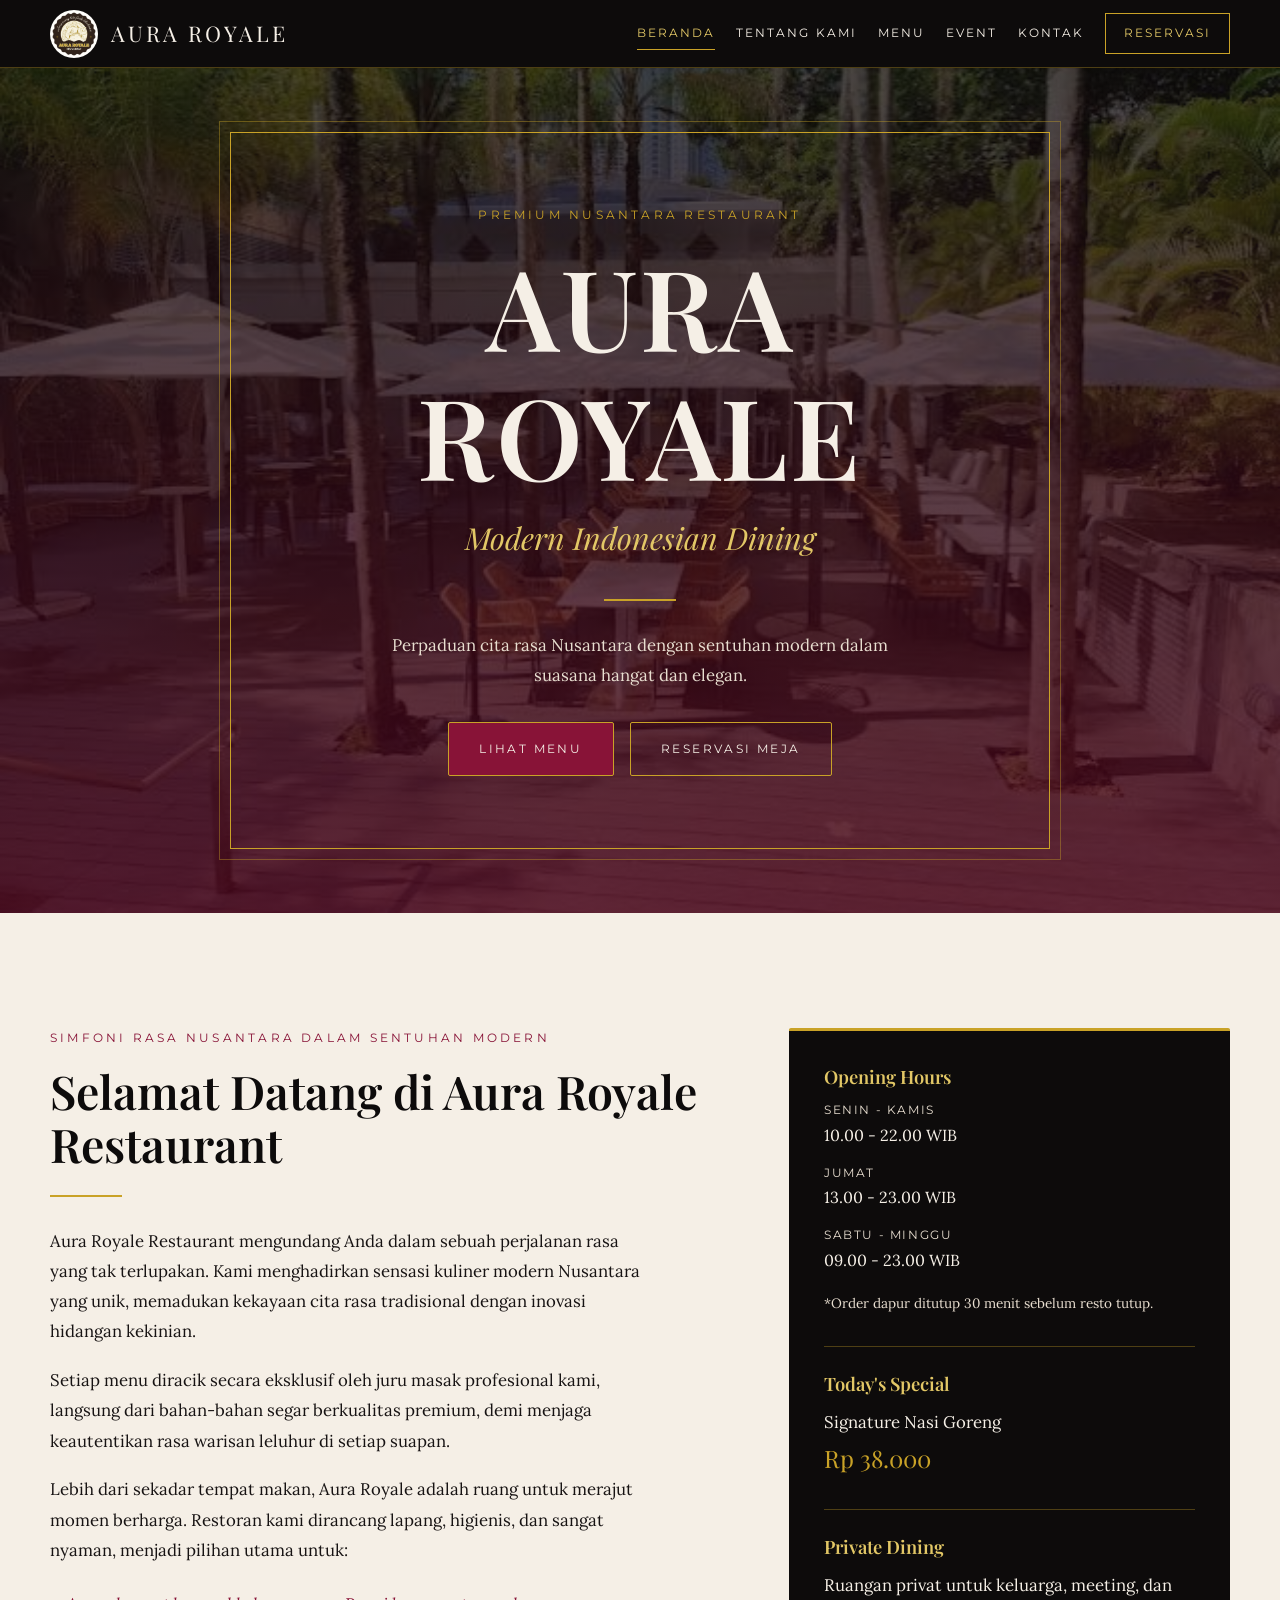
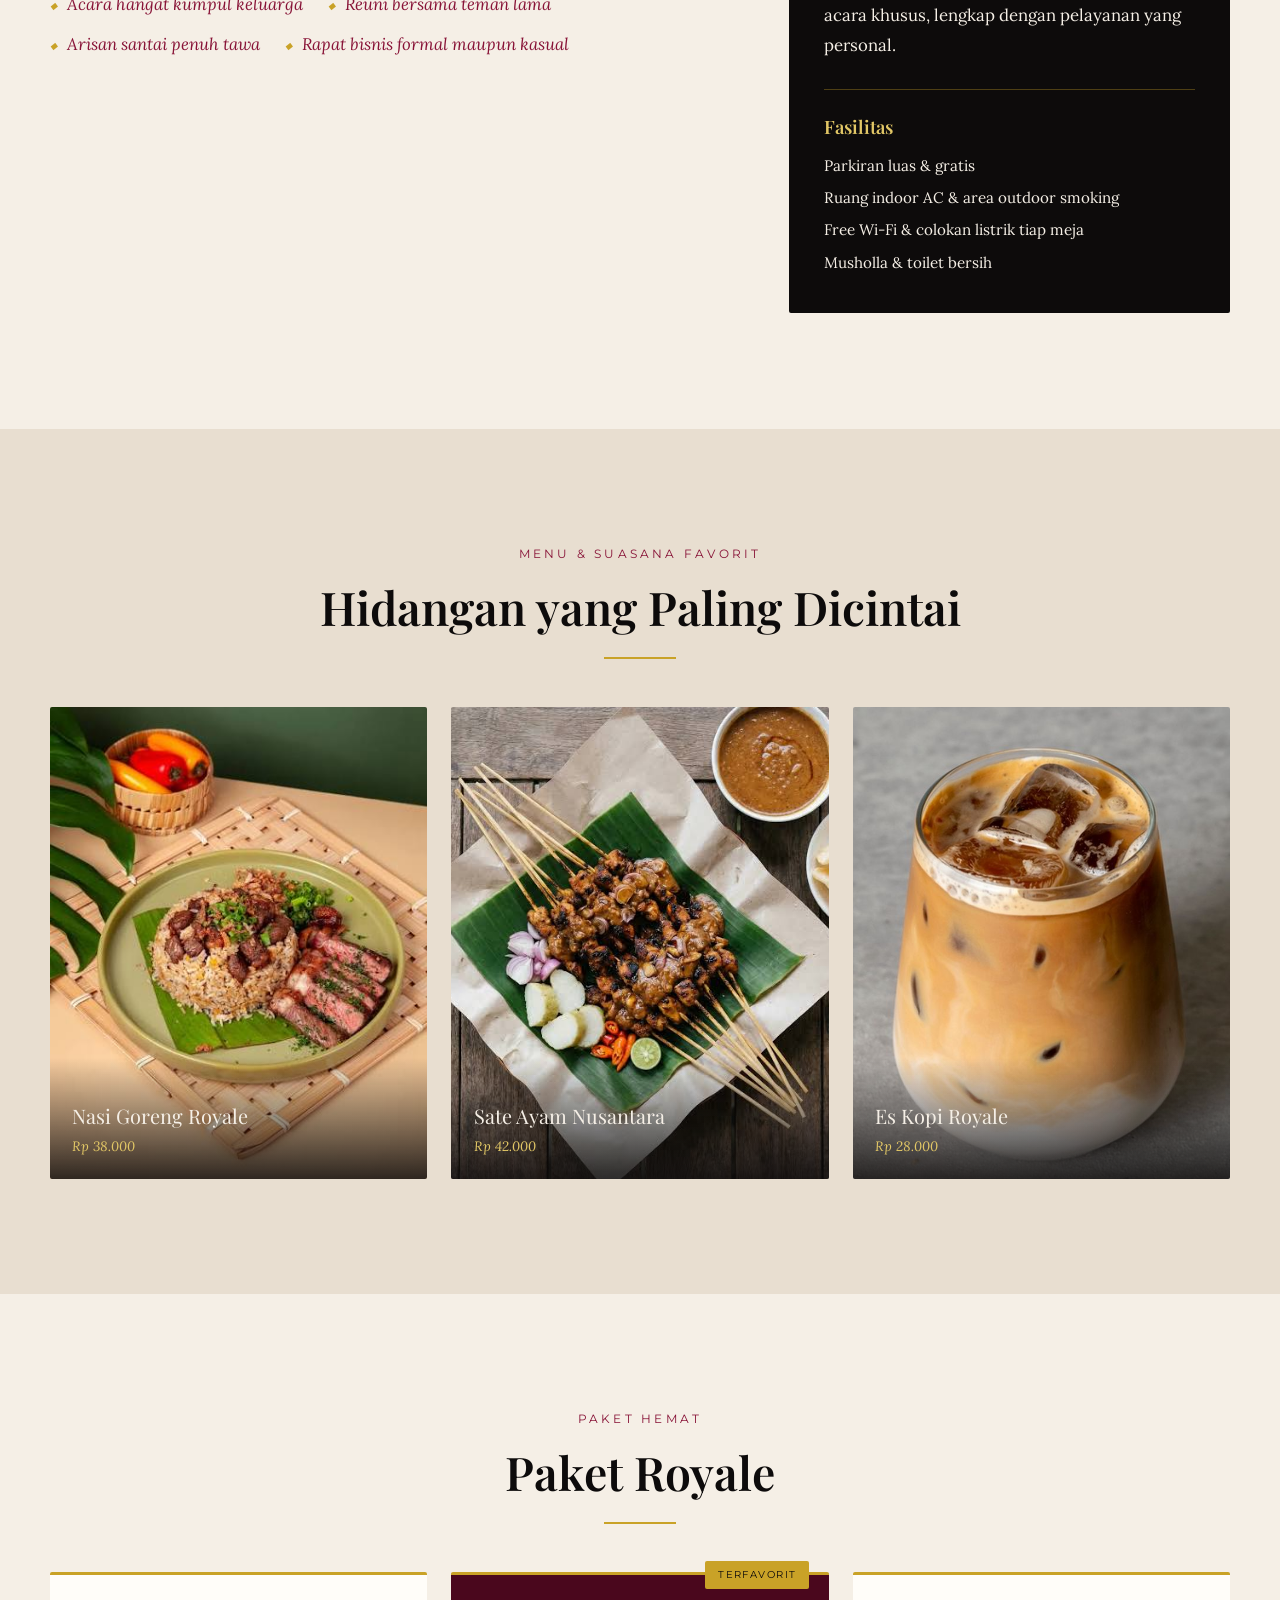
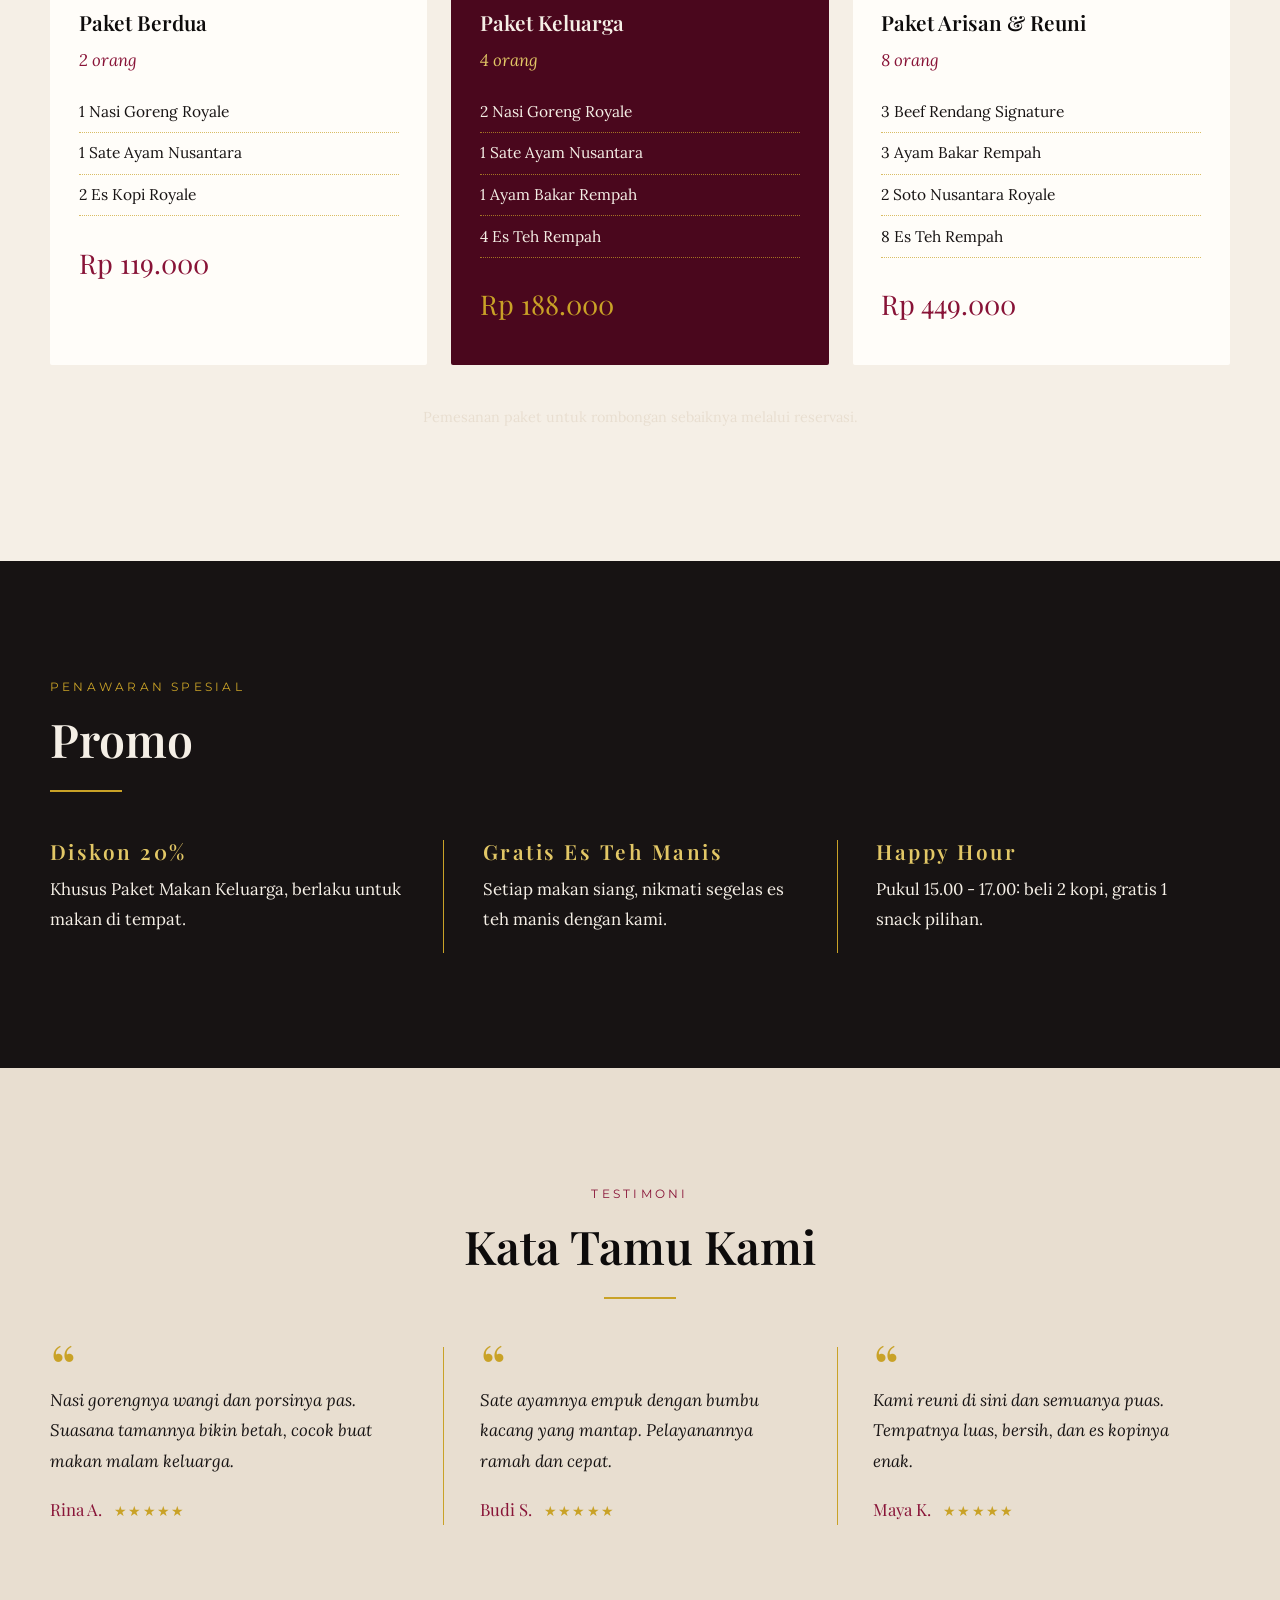
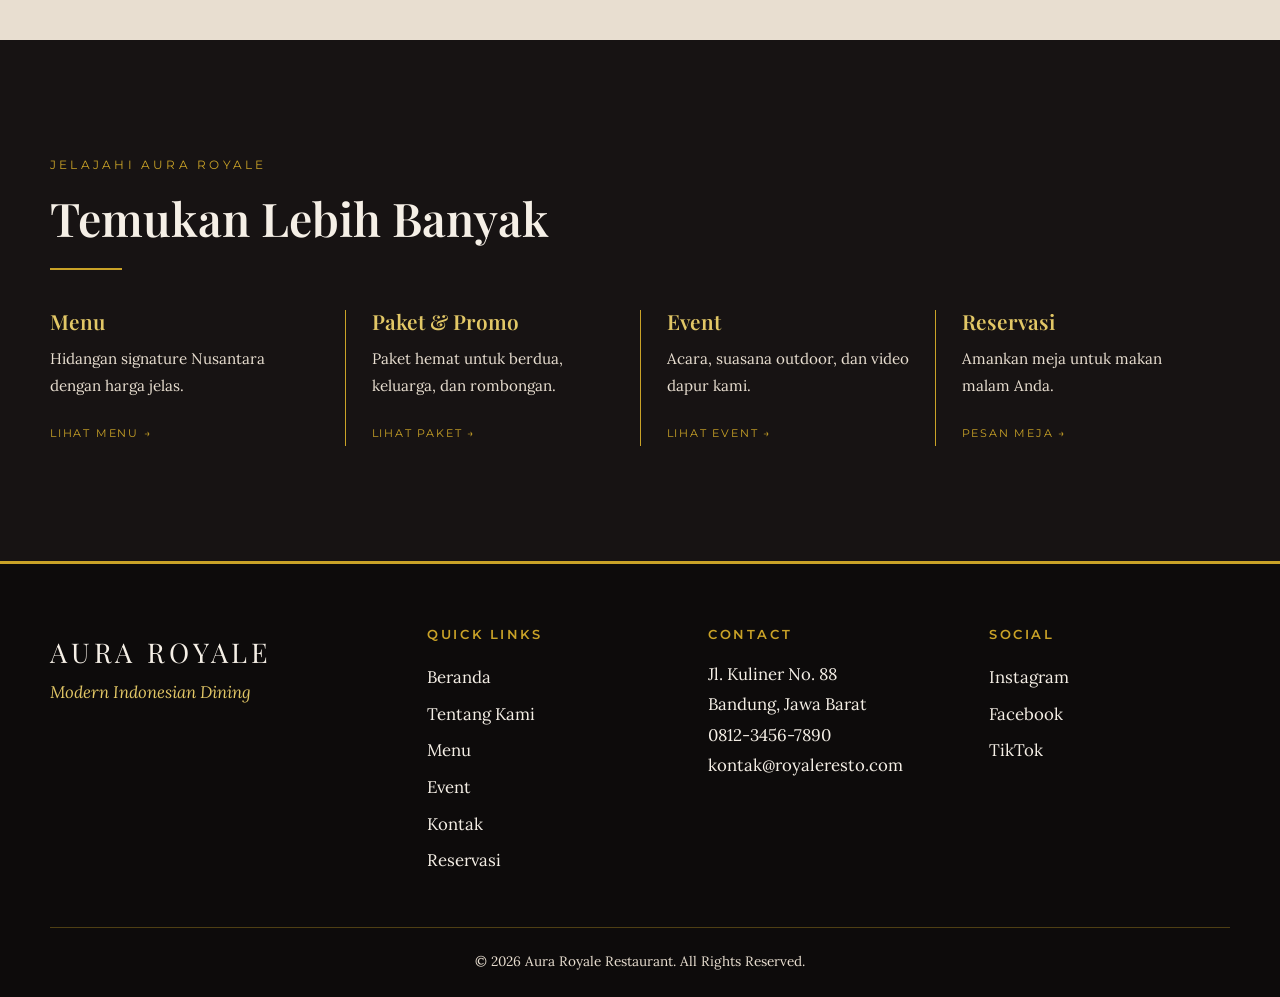
<file: index.html>
<!DOCTYPE html>
<html lang="id">
<head>
    <meta charset="UTF-8">
    <meta name="viewport" content="width=device-width, initial-scale=1.0">
    <title>Modern Indonesian Dining — Aura Royale Restaurant</title>
    <meta name="description" content="Aura Royale Restaurant: restoran premium di Bandung dengan hidangan Nusantara modern, suasana hangat dan elegan.">
    <link rel="preconnect" href="https://fonts.googleapis.com">
    <link rel="preconnect" href="https://fonts.gstatic.com" crossorigin>
    <link href="https://fonts.googleapis.com/css2?family=Lora:ital,wght@0,400;0,500;1,400&family=Montserrat:wght@500;600&family=Playfair+Display:wght@500;600;700&display=swap" rel="stylesheet">
    <link rel="stylesheet" href="style.css">
    <link rel="icon" href="images/logoresto.png" type="image/png">
</head>
<body>
<header class="nav">
    <div class="wrap">
        <a class="brand" href="index.html"><img src="images/logoresto.png" alt="Logo Aura Royale Restaurant" width="48" height="48"><span>AURA ROYALE</span></a>
        <nav aria-label="Navigasi utama">
            <ul>
                <li><a href="index.html" aria-current="page">BERANDA</a></li>
                <li><a href="tentang.html">TENTANG KAMI</a></li>
                <li><a href="menu.html">MENU</a></li>
                <li><a href="event.html">EVENT</a></li>
                <li><a href="kontak.html">KONTAK</a></li>
                <li><a class="cta" href="reservasi.html">RESERVASI</a></li>
            </ul>
        </nav>
    </div>
</header>

<main>
    <section class="hero-full" aria-labelledby="judul-hero">
        <div class="hero-frame">
            <p class="kicker fade-up d1">Premium Nusantara Restaurant</p>
            <h1 id="judul-hero" class="fade-up d2">AURA ROYALE</h1>
            <p class="tag fade-up d3">Modern Indonesian Dining</p>
            <span class="line"></span>
            <p class="desc fade-up d3">Perpaduan cita rasa Nusantara dengan sentuhan modern dalam suasana hangat dan elegan.</p>
            <div class="actions fade-up d4">
                <a class="btn btn-primary" href="menu.html">Lihat Menu</a>
                <a class="btn btn-ghost" href="reservasi.html">Reservasi Meja</a>
            </div>
        </div>
    </section>

    <section class="section" aria-labelledby="judul-selamat">
        <div class="wrap split">
            <article class="reveal">
                <p class="kicker" style="color:var(--maroon)">Simfoni Rasa Nusantara dalam Sentuhan Modern</p>
                <h2 id="judul-selamat">Selamat Datang di Aura Royale Restaurant</h2>
                <span class="line"></span>
                <p>Aura Royale Restaurant mengundang Anda dalam sebuah perjalanan rasa yang tak terlupakan. Kami menghadirkan sensasi kuliner modern Nusantara yang unik, memadukan kekayaan cita rasa tradisional dengan inovasi hidangan kekinian.</p>
                <p>Setiap menu diracik secara eksklusif oleh juru masak profesional kami, langsung dari bahan-bahan segar berkualitas premium, demi menjaga keautentikan rasa warisan leluhur di setiap suapan.</p>
                <p>Lebih dari sekadar tempat makan, Aura Royale adalah ruang untuk merajut momen berharga. Restoran kami dirancang lapang, higienis, dan sangat nyaman, menjadi pilihan utama untuk:</p>
                <ul class="occasions">
                    <li>Acara hangat kumpul keluarga</li>
                    <li>Reuni bersama teman lama</li>
                    <li>Arisan santai penuh tawa</li>
                    <li>Rapat bisnis formal maupun kasual</li>
                </ul>
            </article>

            <aside class="info reveal" aria-label="Informasi restoran">
                <div class="block">
                    <h3>Opening Hours</h3>
                    <dl>
                        <dt>Senin - Kamis</dt><dd>10.00 - 22.00 WIB</dd>
                        <dt>Jumat</dt><dd>13.00 - 23.00 WIB</dd>
                        <dt>Sabtu - Minggu</dt><dd>09.00 - 23.00 WIB</dd>
                    </dl>
                    <small>*Order dapur ditutup 30 menit sebelum resto tutup.</small>
                </div>
                <div class="block">
                    <h3>Today's Special</h3>
                    <p style="margin:0">Signature Nasi Goreng</p>
                    <p class="price" style="margin:0 0 .8rem">Rp 38.000</p>
                </div>
                <div class="block">
                    <h3>Private Dining</h3>
                    <p style="margin:0">Ruangan privat untuk keluarga, meeting, dan acara khusus, lengkap dengan pelayanan yang personal.</p>
                </div>
                <div class="block">
                    <h3>Fasilitas</h3>
                    <ul>
                        <li>Parkiran luas &amp; gratis</li>
                        <li>Ruang indoor AC &amp; area outdoor smoking</li>
                        <li>Free Wi-Fi &amp; colokan listrik tiap meja</li>
                        <li>Musholla &amp; toilet bersih</li>
                    </ul>
                </div>
            </aside>
        </div>
    </section>

    <section class="section tint" aria-labelledby="judul-favorit">
        <div class="wrap center">
            <p class="kicker" style="color:var(--maroon)">Menu &amp; Suasana Favorit</p>
            <h2 id="judul-favorit">Hidangan yang Paling Dicintai</h2>
            <span class="line"></span>
            <div class="showcase" style="text-align:left">
                <figure><img src="images/nasgor.jpg" alt="Nasi goreng spesial dengan telur mata sapi, udang, dan irisan mentimun" width="800" height="400" loading="lazy"><figcaption>Nasi Goreng Royale<span>Rp 38.000</span></figcaption></figure>
                <figure><img src="images/sateayam.jpg" alt="Sate ayam dengan bumbu kacang, bawang merah, dan jeruk nipis" width="226" height="148" loading="lazy"><figcaption>Sate Ayam Nusantara<span>Rp 42.000</span></figcaption></figure>
                <figure><img src="images/kopi.jpg" alt="Es kopi susu dalam gelas tinggi dengan es batu" width="1200" height="800" loading="lazy"><figcaption>Es Kopi Royale<span>Rp 28.000</span></figcaption></figure>
            </div>
        </div>
    </section>

    <section id="paket" class="section" aria-labelledby="judul-paket">
        <div class="wrap center">
            <p class="kicker" style="color:var(--maroon)">Paket Hemat</p>
            <h2 id="judul-paket">Paket Royale</h2>
            <span class="line"></span>
            <div class="packs">
                <article><h3>Paket Berdua</h3><p class="who">2 orang</p><ul><li>1 Nasi Goreng Royale</li><li>1 Sate Ayam Nusantara</li><li>2 Es Kopi Royale</li></ul><p class="price">Rp 119.000</p></article>
                <article class="best"><span class="badge">Terfavorit</span><h3>Paket Keluarga</h3><p class="who">4 orang</p><ul><li>2 Nasi Goreng Royale</li><li>1 Sate Ayam Nusantara</li><li>1 Ayam Bakar Rempah</li><li>4 Es Teh Rempah</li></ul><p class="price">Rp 188.000</p></article>
                <article><h3>Paket Arisan &amp; Reuni</h3><p class="who">8 orang</p><ul><li>3 Beef Rendang Signature</li><li>3 Ayam Bakar Rempah</li><li>2 Soto Nusantara Royale</li><li>8 Es Teh Rempah</li></ul><p class="price">Rp 449.000</p></article>
            </div>
            <p class="note">Pemesanan paket untuk rombongan sebaiknya melalui reservasi.</p>
        </div>
    </section>

    <section id="promo" class="section dark" aria-labelledby="judul-promo">
        <div class="wrap">
            <p class="kicker">Penawaran Spesial</p>
            <h2 id="judul-promo">Promo</h2>
            <span class="line"></span>
            <div class="pillars">
                <article><h3>Diskon 20%</h3><p>Khusus Paket Makan Keluarga, berlaku untuk makan di tempat.</p></article>
                <article><h3>Gratis Es Teh Manis</h3><p>Setiap makan siang, nikmati segelas es teh manis dengan kami.</p></article>
                <article><h3>Happy Hour</h3><p>Pukul 15.00 - 17.00: beli 2 kopi, gratis 1 snack pilihan.</p></article>
            </div>
        </div>
    </section>

    <section class="section tint" aria-labelledby="judul-testi">
        <div class="wrap center">
            <p class="kicker" style="color:var(--maroon)">Testimoni</p>
            <h2 id="judul-testi">Kata Tamu Kami</h2>
            <span class="line"></span>
            <div class="testi">
                <blockquote><p>Nasi gorengnya wangi dan porsinya pas. Suasana tamannya bikin betah, cocok buat makan malam keluarga.</p><footer>Rina A. <span>&#9733;&#9733;&#9733;&#9733;&#9733;</span></footer></blockquote>
                <blockquote><p>Sate ayamnya empuk dengan bumbu kacang yang mantap. Pelayanannya ramah dan cepat.</p><footer>Budi S. <span>&#9733;&#9733;&#9733;&#9733;&#9733;</span></footer></blockquote>
                <blockquote><p>Kami reuni di sini dan semuanya puas. Tempatnya luas, bersih, dan es kopinya enak.</p><footer>Maya K. <span>&#9733;&#9733;&#9733;&#9733;&#9733;</span></footer></blockquote>
            </div>
        </div>
    </section>

    <section class="section dark" aria-labelledby="judul-jelajah">
        <div class="wrap">
            <p class="kicker">Jelajahi Aura Royale</p>
            <h2 id="judul-jelajah">Temukan Lebih Banyak</h2>
            <span class="line"></span>
            <div class="explore">
                <a href="menu.html"><h3>Menu</h3><p>Hidangan signature Nusantara dengan harga jelas.</p><span>Lihat menu &rarr;</span></a>
                <a href="#paket"><h3>Paket &amp; Promo</h3><p>Paket hemat untuk berdua, keluarga, dan rombongan.</p><span>Lihat paket &rarr;</span></a>
                <a href="event.html"><h3>Event</h3><p>Acara, suasana outdoor, dan video dapur kami.</p><span>Lihat event &rarr;</span></a>
                <a href="reservasi.html"><h3>Reservasi</h3><p>Amankan meja untuk makan malam Anda.</p><span>Pesan meja &rarr;</span></a>
            </div>
        </div>
    </section>
</main>

<footer class="footer">
    <div class="wrap">
        <div class="cols">
            <div>
                <p class="logo">AURA ROYALE</p>
                <p>Modern Indonesian Dining</p>
            </div>
            <nav aria-label="Tautan cepat">
                <h3>Quick Links</h3>
                <ul>
                    <li><a href="index.html">Beranda</a></li>
                    <li><a href="tentang.html">Tentang Kami</a></li>
                    <li><a href="menu.html">Menu</a></li>
                    <li><a href="event.html">Event</a></li>
                    <li><a href="kontak.html">Kontak</a></li>
                    <li><a href="reservasi.html">Reservasi</a></li>
                </ul>
            </nav>
            <div>
                <h3>Contact</h3>
                <address>Jl. Kuliner No. 88<br>Bandung, Jawa Barat<br><a href="tel:+6281234567890">0812-3456-7890</a><br><a href="mailto:kontak@royaleresto.com">kontak@royaleresto.com</a></address>
            </div>
            <div>
                <h3>Social</h3>
                <ul>
                    <li><a href="https://instagram.com" target="_blank" rel="noopener">Instagram</a></li>
                    <li><a href="https://facebook.com" target="_blank" rel="noopener">Facebook</a></li>
                    <li><a href="https://tiktok.com" target="_blank" rel="noopener">TikTok</a></li>
                </ul>
            </div>
        </div>
        <p class="copy">&copy; 2026 Aura Royale Restaurant. All Rights Reserved.</p>
    </div>
</footer>
</body>
</html>
</file>
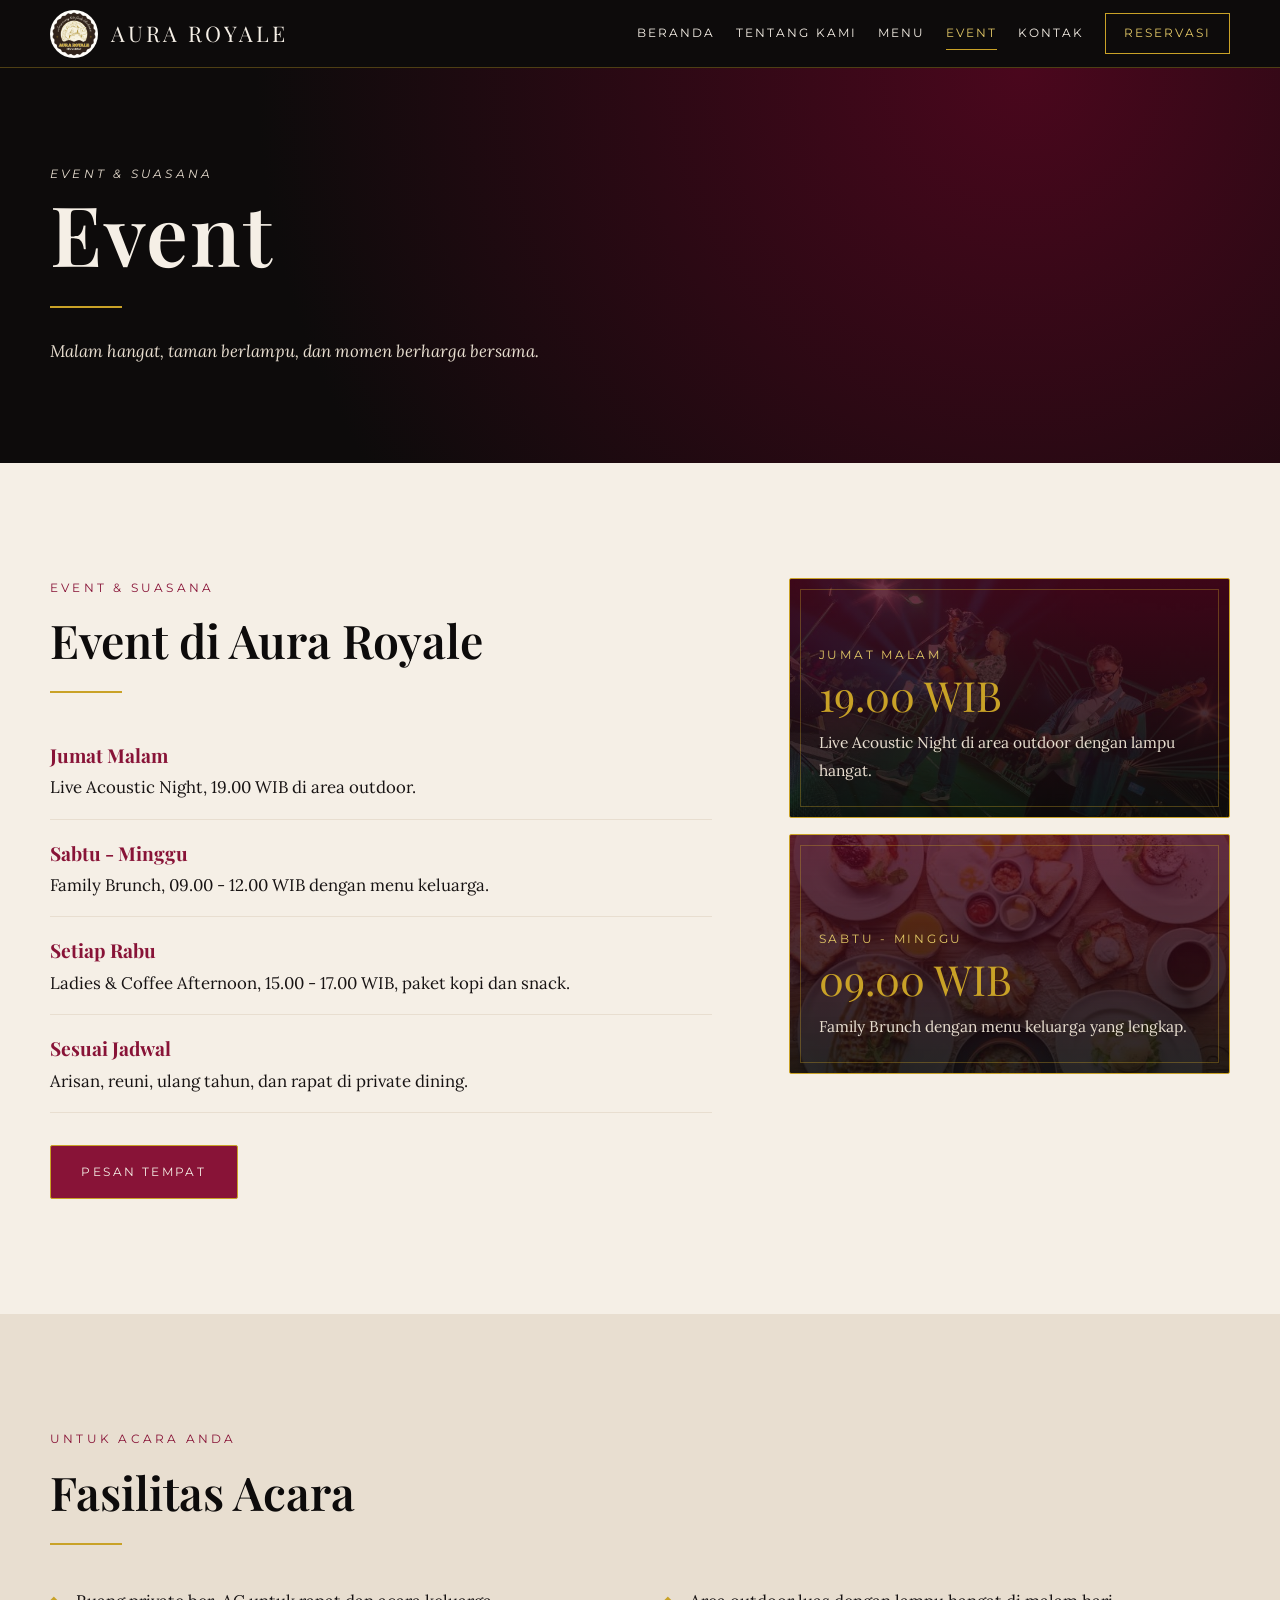
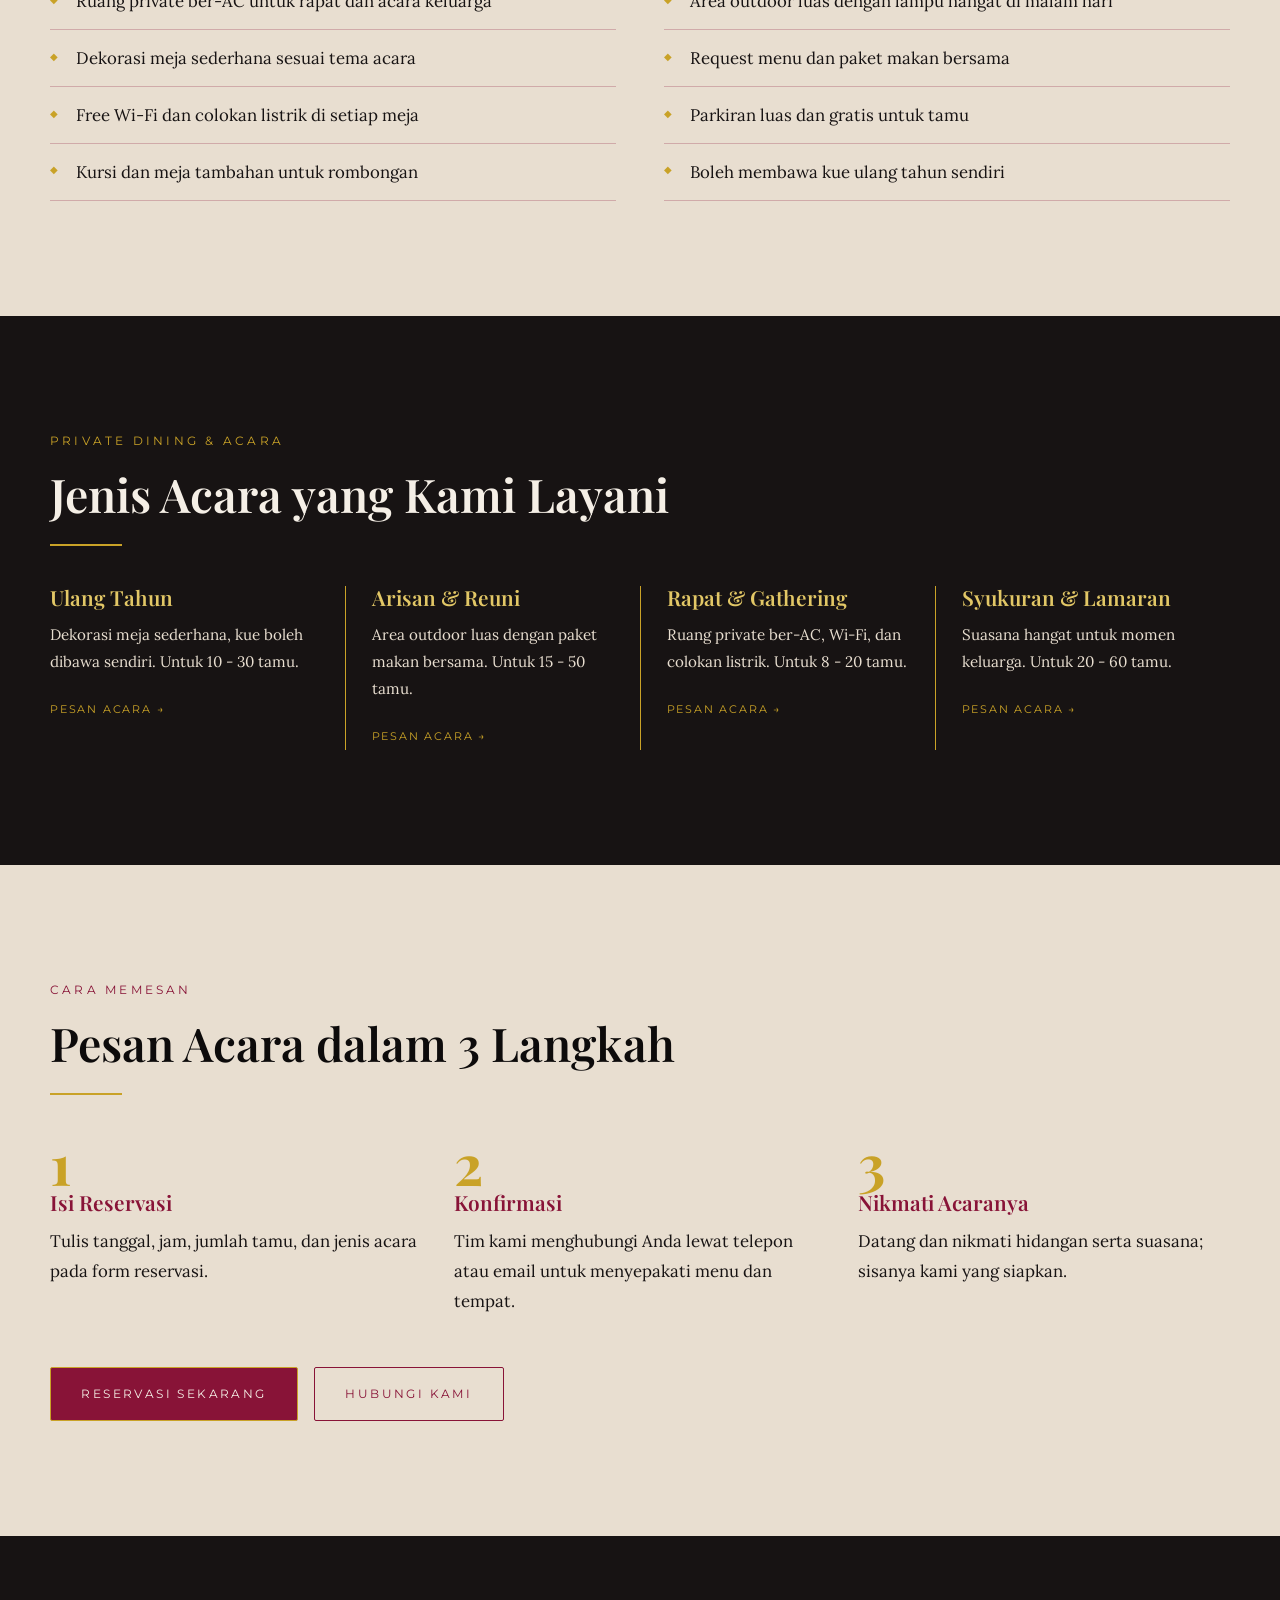
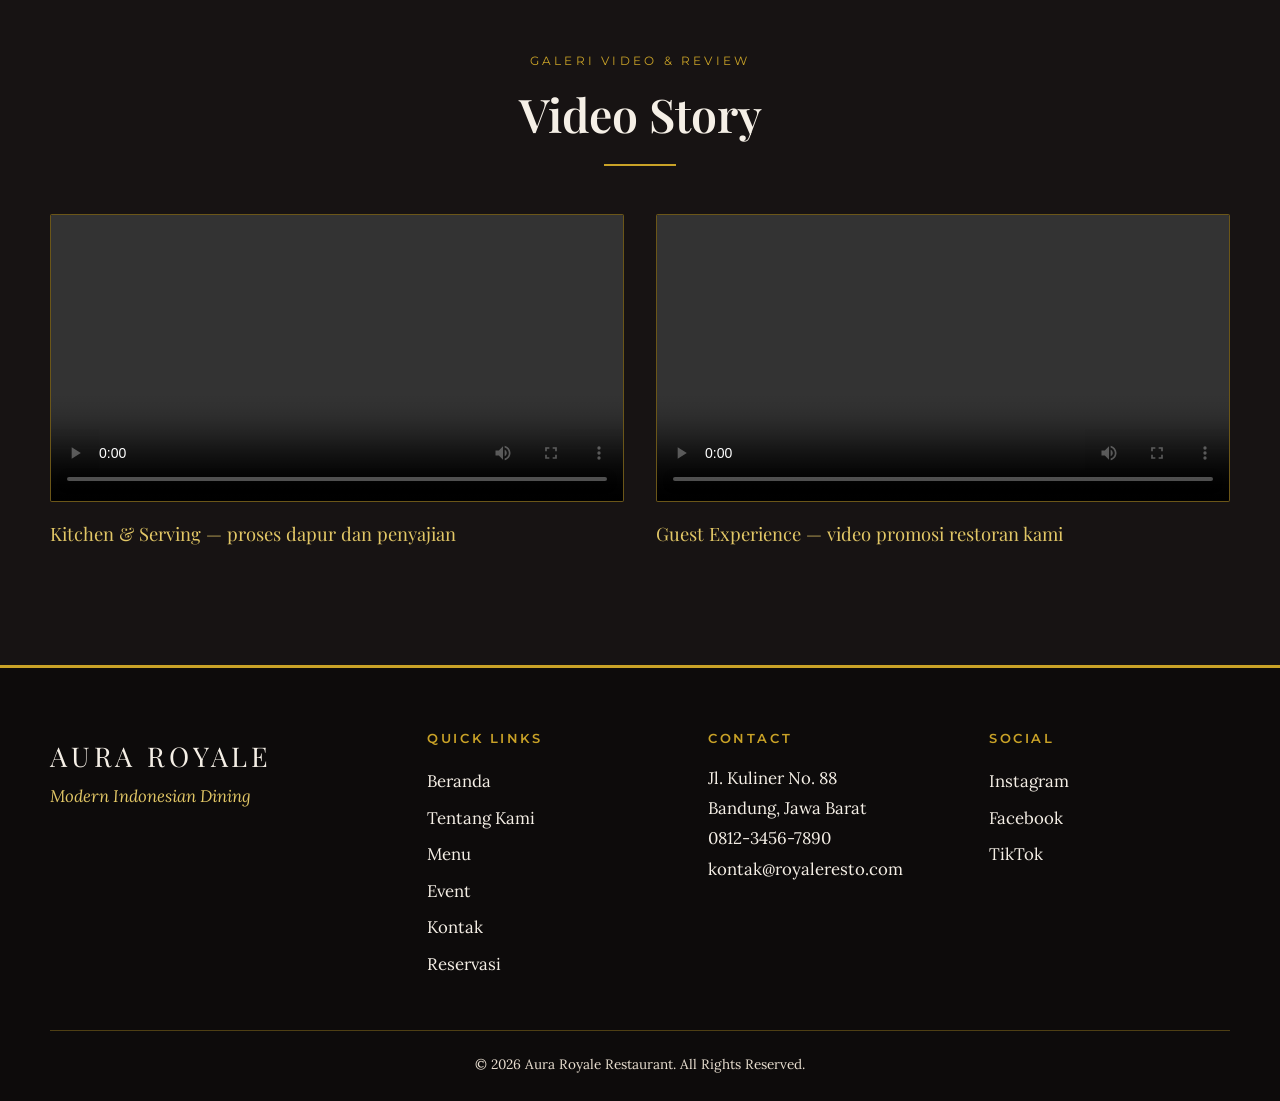
<file: event.html>
<!DOCTYPE html>
<html lang="id">
<head>
    <meta charset="UTF-8">
    <meta name="viewport" content="width=device-width, initial-scale=1.0">
    <title>Event — Aura Royale Restaurant</title>
    <meta name="description" content="Event, suasana outdoor, dan video dapur Aura Royale.">
    <link rel="preconnect" href="https://fonts.googleapis.com">
    <link rel="preconnect" href="https://fonts.gstatic.com" crossorigin>
    <link href="https://fonts.googleapis.com/css2?family=Lora:ital,wght@0,400;0,500;1,400&family=Montserrat:wght@500;600&family=Playfair+Display:wght@500;600;700&display=swap" rel="stylesheet">
    <link rel="stylesheet" href="style.css">
    <link rel="icon" href="images/logoresto.png" type="image/png">
</head>
<body>
<header class="nav">
    <div class="wrap">
        <a class="brand" href="index.html"><img src="images/logoresto.png" alt="Logo Aura Royale Restaurant" width="48" height="48"><span>AURA ROYALE</span></a>
        <nav aria-label="Navigasi utama">
            <ul>
                <li><a href="index.html">BERANDA</a></li>
                <li><a href="tentang.html">TENTANG KAMI</a></li>
                <li><a href="menu.html">MENU</a></li>
                <li><a href="event.html" aria-current="page">EVENT</a></li>
                <li><a href="kontak.html">KONTAK</a></li>
                <li><a class="cta" href="reservasi.html">RESERVASI</a></li>
            </ul>
        </nav>
    </div>
</header>

<main>
    <header class="page-head">
        <div class="wrap">
            <p class="kicker fade-up d1">Event &amp; Suasana</p>
            <h1 class="fade-up d2">Event</h1>
            <span class="line"></span>
            <p class="fade-up d3">Malam hangat, taman berlampu, dan momen berharga bersama.</p>
        </div>
    </header>
    <section id="event" class="section" aria-labelledby="judul-event">
        <div class="wrap split">
            <article class="reveal">
                <p class="kicker" style="color:var(--maroon)">Event &amp; Suasana</p>
                <h2 id="judul-event">Event di Aura Royale</h2>
                <span class="line"></span>
                <ul class="events">
                    <li><strong>Jumat Malam</strong><span>Live Acoustic Night, 19.00 WIB di area outdoor.</span></li>
                    <li><strong>Sabtu - Minggu</strong><span>Family Brunch, 09.00 - 12.00 WIB dengan menu keluarga.</span></li>
                    <li><strong>Setiap Rabu</strong><span>Ladies &amp; Coffee Afternoon, 15.00 - 17.00 WIB, paket kopi dan snack.</span></li>
                    <li><strong>Sesuai Jadwal</strong><span>Arisan, reuni, ulang tahun, dan rapat di private dining.</span></li>
                </ul>
                <a class="btn btn-primary" href="reservasi.html">Pesan Tempat</a>
            </article>
            <div class="tiles-stack reveal">
                <div class="tile"><span class="t-kick">Jumat Malam</span><span class="t-big">19.00 WIB</span><p>Live Acoustic Night di area outdoor dengan lampu hangat.</p></div>
                <div class="tile"><span class="t-kick">Sabtu - Minggu</span><span class="t-big">09.00 WIB</span><p>Family Brunch dengan menu keluarga yang lengkap.</p></div>
            </div>
        </div>
    </section>

            <section class="section tint" aria-labelledby="judul-fasilitas">
        <div class="wrap">
            <p class="kicker" style="color:var(--maroon)">Untuk Acara Anda</p>
            <h2 id="judul-fasilitas">Fasilitas Acara</h2>
            <span class="line"></span>
            <ul class="facil">
                <li>Ruang private ber-AC untuk rapat dan acara keluarga</li>
                <li>Area outdoor luas dengan lampu hangat di malam hari</li>
                <li>Dekorasi meja sederhana sesuai tema acara</li>
                <li>Request menu dan paket makan bersama</li>
                <li>Free Wi-Fi dan colokan listrik di setiap meja</li>
                <li>Parkiran luas dan gratis untuk tamu</li>
                <li>Kursi dan meja tambahan untuk rombongan</li>
                <li>Boleh membawa kue ulang tahun sendiri</li>
            </ul>
        </div>
    </section>

    <section class="section dark" aria-labelledby="judul-jenis">
        <div class="wrap">
            <p class="kicker">Private Dining &amp; Acara</p>
            <h2 id="judul-jenis">Jenis Acara yang Kami Layani</h2>
            <span class="line"></span>
            <div class="explore">
                <a href="reservasi.html"><h3>Ulang Tahun</h3><p>Dekorasi meja sederhana, kue boleh dibawa sendiri. Untuk 10 - 30 tamu.</p><span>Pesan acara &rarr;</span></a>
                <a href="reservasi.html"><h3>Arisan &amp; Reuni</h3><p>Area outdoor luas dengan paket makan bersama. Untuk 15 - 50 tamu.</p><span>Pesan acara &rarr;</span></a>
                <a href="reservasi.html"><h3>Rapat &amp; Gathering</h3><p>Ruang private ber-AC, Wi-Fi, dan colokan listrik. Untuk 8 - 20 tamu.</p><span>Pesan acara &rarr;</span></a>
                <a href="reservasi.html"><h3>Syukuran &amp; Lamaran</h3><p>Suasana hangat untuk momen keluarga. Untuk 20 - 60 tamu.</p><span>Pesan acara &rarr;</span></a>
            </div>
        </div>
    </section>

    <section class="section tint" aria-labelledby="judul-langkah">
        <div class="wrap">
            <p class="kicker" style="color:var(--maroon)">Cara Memesan</p>
            <h2 id="judul-langkah">Pesan Acara dalam 3 Langkah</h2>
            <span class="line"></span>
            <ol class="steps">
                <li><strong>1</strong><h3>Isi Reservasi</h3><p>Tulis tanggal, jam, jumlah tamu, dan jenis acara pada form reservasi.</p></li>
                <li><strong>2</strong><h3>Konfirmasi</h3><p>Tim kami menghubungi Anda lewat telepon atau email untuk menyepakati menu dan tempat.</p></li>
                <li><strong>3</strong><h3>Nikmati Acaranya</h3><p>Datang dan nikmati hidangan serta suasana; sisanya kami yang siapkan.</p></li>
            </ol>
            <div class="actions"><a class="btn btn-primary" href="reservasi.html">Reservasi Sekarang</a><a class="btn btn-ghost" style="color:var(--maroon)" href="kontak.html">Hubungi Kami</a></div>
        </div>
    </section>

        <section class="section dark" aria-labelledby="judul-video">
        <div class="wrap">
            <div class="center">
                <p class="kicker">Galeri Video &amp; Review</p>
                <h2 id="judul-video">Video Story</h2>
                <span class="line"></span>
            </div>
            <div class="videos">
                <figure><video src="video/serving.mp4" controls preload="metadata" playsinline></video><figcaption>Kitchen &amp; Serving — proses dapur dan penyajian</figcaption></figure>
                <figure><video src="video/ulasan.mp4" controls preload="metadata" playsinline></video><figcaption>Guest Experience — video promosi restoran kami</figcaption></figure>
            </div>
        </div>
    </section>
</main>

<footer class="footer">
    <div class="wrap">
        <div class="cols">
            <div>
                <p class="logo">AURA ROYALE</p>
                <p>Modern Indonesian Dining</p>
            </div>
            <nav aria-label="Tautan cepat">
                <h3>Quick Links</h3>
                <ul>
                    <li><a href="index.html">Beranda</a></li>
                    <li><a href="tentang.html">Tentang Kami</a></li>
                    <li><a href="menu.html">Menu</a></li>
                    <li><a href="event.html">Event</a></li>
                    <li><a href="kontak.html">Kontak</a></li>
                    <li><a href="reservasi.html">Reservasi</a></li>
                </ul>
            </nav>
            <div>
                <h3>Contact</h3>
                <address>Jl. Kuliner No. 88<br>Bandung, Jawa Barat<br><a href="tel:+6281234567890">0812-3456-7890</a><br><a href="mailto:kontak@royaleresto.com">kontak@royaleresto.com</a></address>
            </div>
            <div>
                <h3>Social</h3>
                <ul>
                    <li><a href="https://instagram.com" target="_blank" rel="noopener">Instagram</a></li>
                    <li><a href="https://facebook.com" target="_blank" rel="noopener">Facebook</a></li>
                    <li><a href="https://tiktok.com" target="_blank" rel="noopener">TikTok</a></li>
                </ul>
            </div>
        </div>
        <p class="copy">&copy; 2026 Aura Royale Restaurant. All Rights Reserved.</p>
    </div>
</footer>
</body>
</html>
</file>
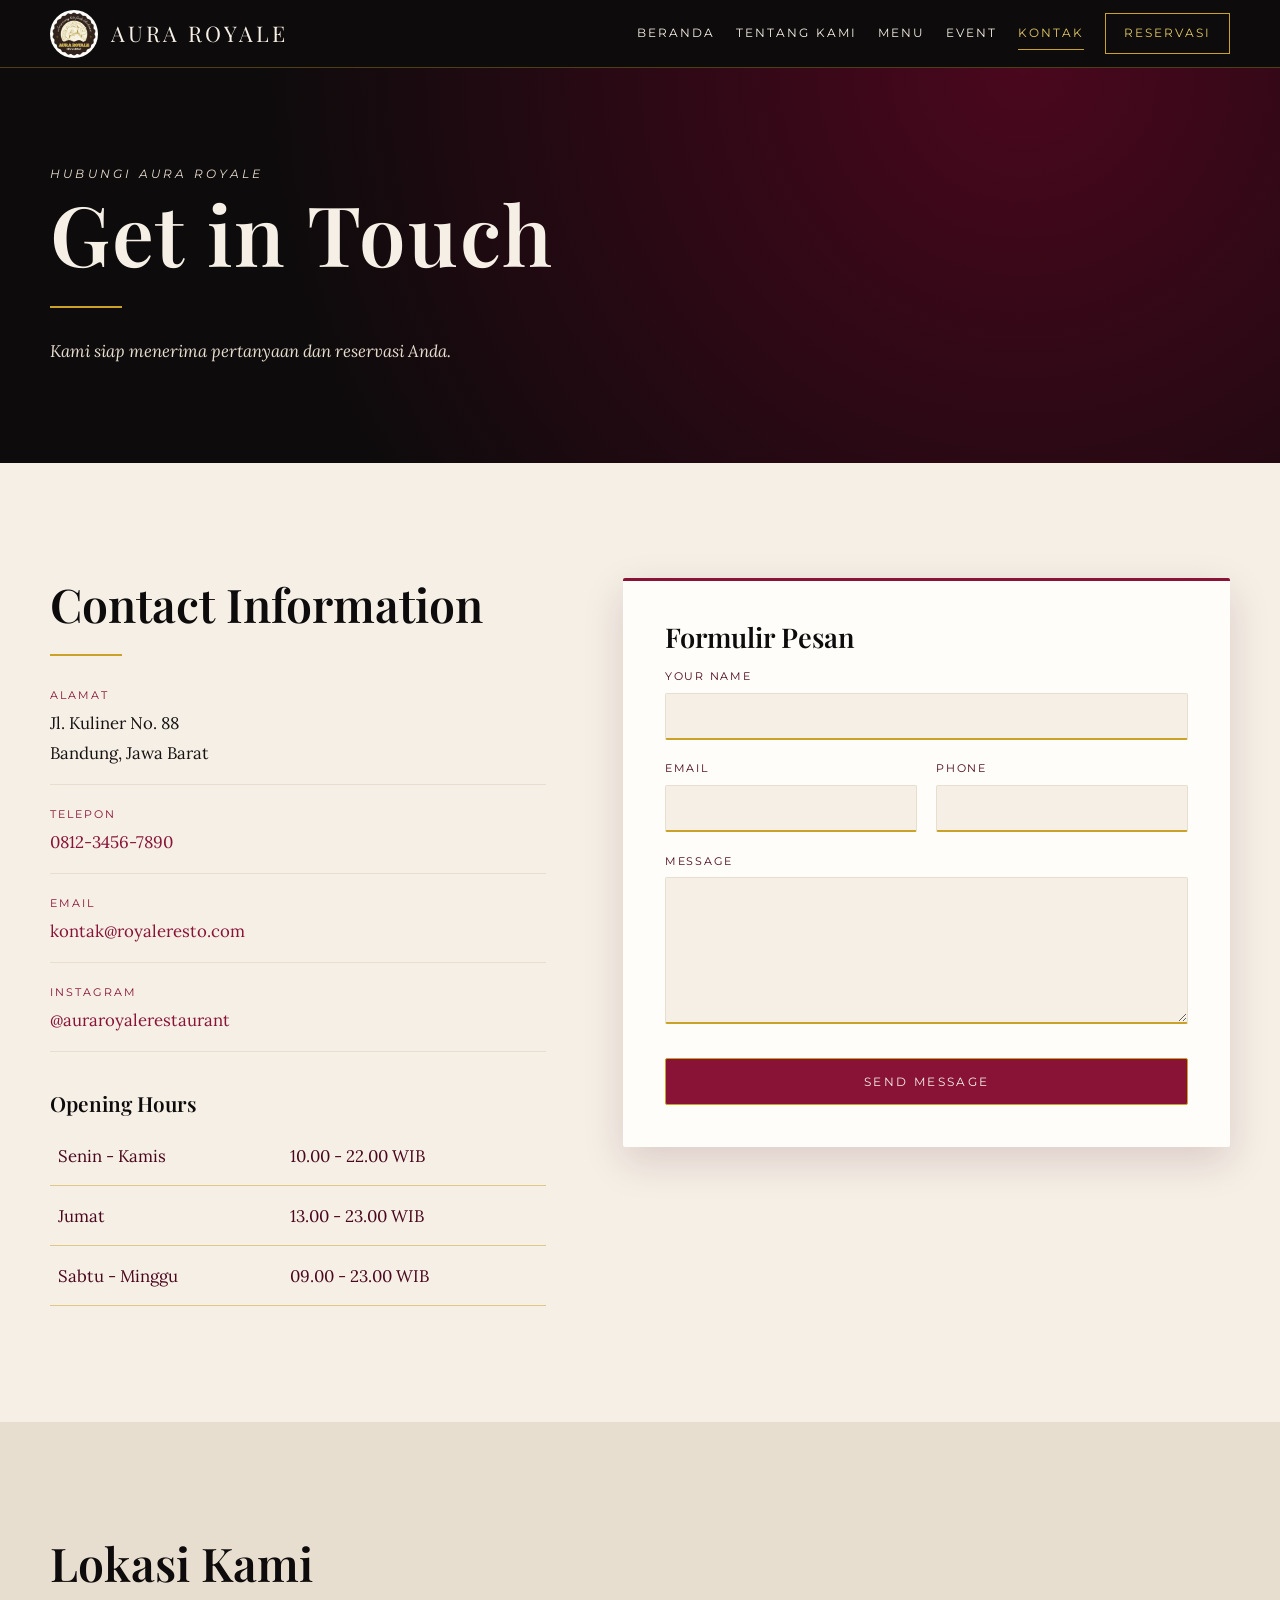
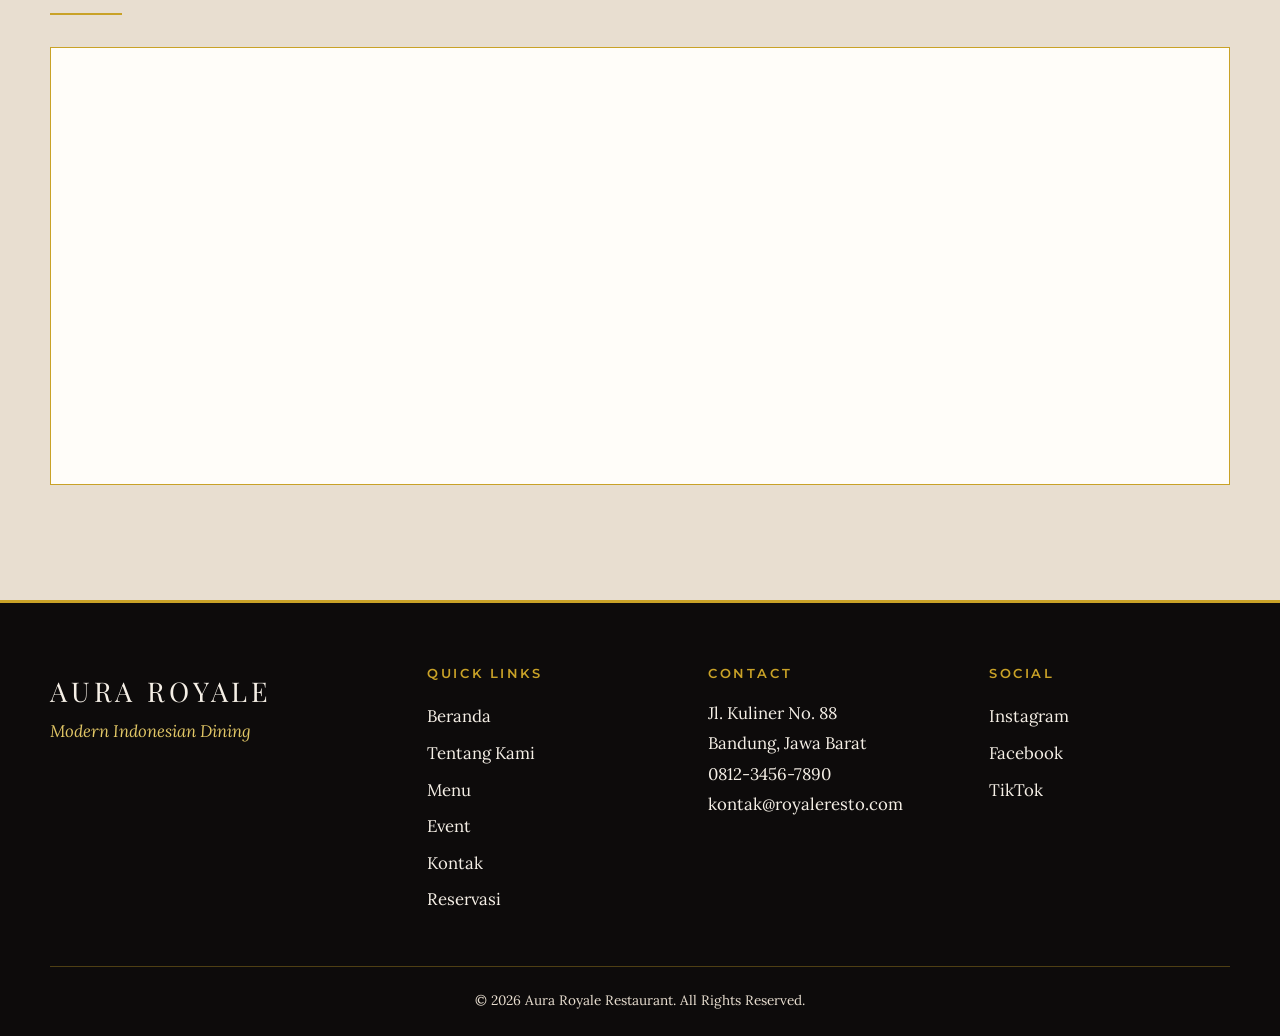
<file: kontak.html>
<!DOCTYPE html>
<html lang="id">
<head>
    <meta charset="UTF-8">
    <meta name="viewport" content="width=device-width, initial-scale=1.0">
    <title>Kontak — Aura Royale Restaurant</title>
    <meta name="description" content="Hubungi Aura Royale Restaurant di Jl. Kuliner No. 88, Bandung untuk pertanyaan dan reservasi.">
    <link rel="preconnect" href="https://fonts.googleapis.com">
    <link rel="preconnect" href="https://fonts.gstatic.com" crossorigin>
    <link href="https://fonts.googleapis.com/css2?family=Lora:ital,wght@0,400;0,500;1,400&family=Montserrat:wght@500;600&family=Playfair+Display:wght@500;600;700&display=swap" rel="stylesheet">
    <link rel="stylesheet" href="style.css">
    <link rel="icon" href="images/logoresto.png" type="image/png">
</head>
<body>
<header class="nav">
    <div class="wrap">
        <a class="brand" href="index.html"><img src="images/logoresto.png" alt="Logo Aura Royale Restaurant" width="48" height="48"><span>AURA ROYALE</span></a>
        <nav aria-label="Navigasi utama">
            <ul>
                <li><a href="index.html">BERANDA</a></li>
                <li><a href="tentang.html">TENTANG KAMI</a></li>
                <li><a href="menu.html">MENU</a></li>
                <li><a href="event.html">EVENT</a></li>
                <li><a href="kontak.html" aria-current="page">KONTAK</a></li>
                <li><a class="cta" href="reservasi.html">RESERVASI</a></li>
            </ul>
        </nav>
    </div>
</header>

<main>
    <header class="page-head">
        <div class="wrap">
            <p class="kicker fade-up d1">Hubungi Aura Royale</p>
            <h1 class="fade-up d2">Get in Touch</h1>
            <span class="line"></span>
            <p class="fade-up d3">Kami siap menerima pertanyaan dan reservasi Anda.</p>
        </div>
    </header>

    <section class="section" aria-labelledby="judul-info">
        <div class="wrap contact">
            <div class="reveal">
                <h2 id="judul-info">Contact Information</h2>
                <span class="line"></span>
                <dl>
                    <dt>Alamat</dt><dd>Jl. Kuliner No. 88<br>Bandung, Jawa Barat</dd>
                    <dt>Telepon</dt><dd><a href="tel:+6281234567890">0812-3456-7890</a></dd>
                    <dt>Email</dt><dd><a href="mailto:kontak@royaleresto.com">kontak@royaleresto.com</a></dd>
                    <dt>Instagram</dt><dd><a href="https://instagram.com" target="_blank" rel="noopener">@auraroyalerestaurant</a></dd>
                </dl>
                <h3>Opening Hours</h3>
                <table class="hours">
                    <tbody>
                        <tr><td>Senin - Kamis</td><td>10.00 - 22.00 WIB</td></tr>
                        <tr><td>Jumat</td><td>13.00 - 23.00 WIB</td></tr>
                        <tr><td>Sabtu - Minggu</td><td>09.00 - 23.00 WIB</td></tr>
                    </tbody>
                </table>
            </div>
            <form class="panel reveal" action="#" method="post">
                <h2 style="font-size:1.7rem">Formulir Pesan</h2>
                <div class="fields">
                    <div class="full"><label class="f" for="k-nama">Your Name</label><input class="f-in" type="text" id="k-nama" name="nama" required></div>
                    <div><label class="f" for="k-email">Email</label><input class="f-in" type="email" id="k-email" name="email" required></div>
                    <div><label class="f" for="k-telp">Phone</label><input class="f-in" type="tel" id="k-telp" name="telepon"></div>
                    <div class="full"><label class="f" for="k-pesan">Message</label><textarea class="f-in" id="k-pesan" name="pesan" rows="6" required></textarea></div>
                </div>
                <button class="btn btn-primary" type="submit">Send Message</button>
            </form>
        </div>
    </section>

    <section class="section tint" aria-labelledby="judul-peta">
        <div class="wrap">
            <h2 id="judul-peta">Lokasi Kami</h2>
            <span class="line"></span>
            <div class="map"><iframe src="https://www.google.com/maps/embed?pb=!1m18!1m12!1m3!1d126545.14254624054!2d107.5208135!3d-6.903897!2m3!1f0!2f0!3f0!3m2!1i1024!2i768!4f13.1!3m3!1m2!1s0x2e68e613b50b08c5%3A0x1e31b5e9b454f1c6!2sBandung%2C%20Kota%20Bandung%2C%20Jawa%20Barat!5e0!3m2!1sid!2sid!4v1700000000000!5m2!1sid!2sid" title="Peta lokasi Aura Royale Restaurant di Bandung" allowfullscreen loading="lazy" referrerpolicy="no-referrer-when-downgrade"></iframe></div>
        </div>
    </section>
</main>

<footer class="footer">
    <div class="wrap">
        <div class="cols">
            <div>
                <p class="logo">AURA ROYALE</p>
                <p>Modern Indonesian Dining</p>
            </div>
            <nav aria-label="Tautan cepat">
                <h3>Quick Links</h3>
                <ul>
                    <li><a href="index.html">Beranda</a></li>
                    <li><a href="tentang.html">Tentang Kami</a></li>
                    <li><a href="menu.html">Menu</a></li>
                    <li><a href="event.html">Event</a></li>
                    <li><a href="kontak.html">Kontak</a></li>
                    <li><a href="reservasi.html">Reservasi</a></li>
                </ul>
            </nav>
            <div>
                <h3>Contact</h3>
                <address>Jl. Kuliner No. 88<br>Bandung, Jawa Barat<br><a href="tel:+6281234567890">0812-3456-7890</a><br><a href="mailto:kontak@royaleresto.com">kontak@royaleresto.com</a></address>
            </div>
            <div>
                <h3>Social</h3>
                <ul>
                    <li><a href="https://instagram.com" target="_blank" rel="noopener">Instagram</a></li>
                    <li><a href="https://facebook.com" target="_blank" rel="noopener">Facebook</a></li>
                    <li><a href="https://tiktok.com" target="_blank" rel="noopener">TikTok</a></li>
                </ul>
            </div>
        </div>
        <p class="copy">&copy; 2026 Aura Royale Restaurant. All Rights Reserved.</p>
    </div>
</footer>
</body>
</html>
</file>
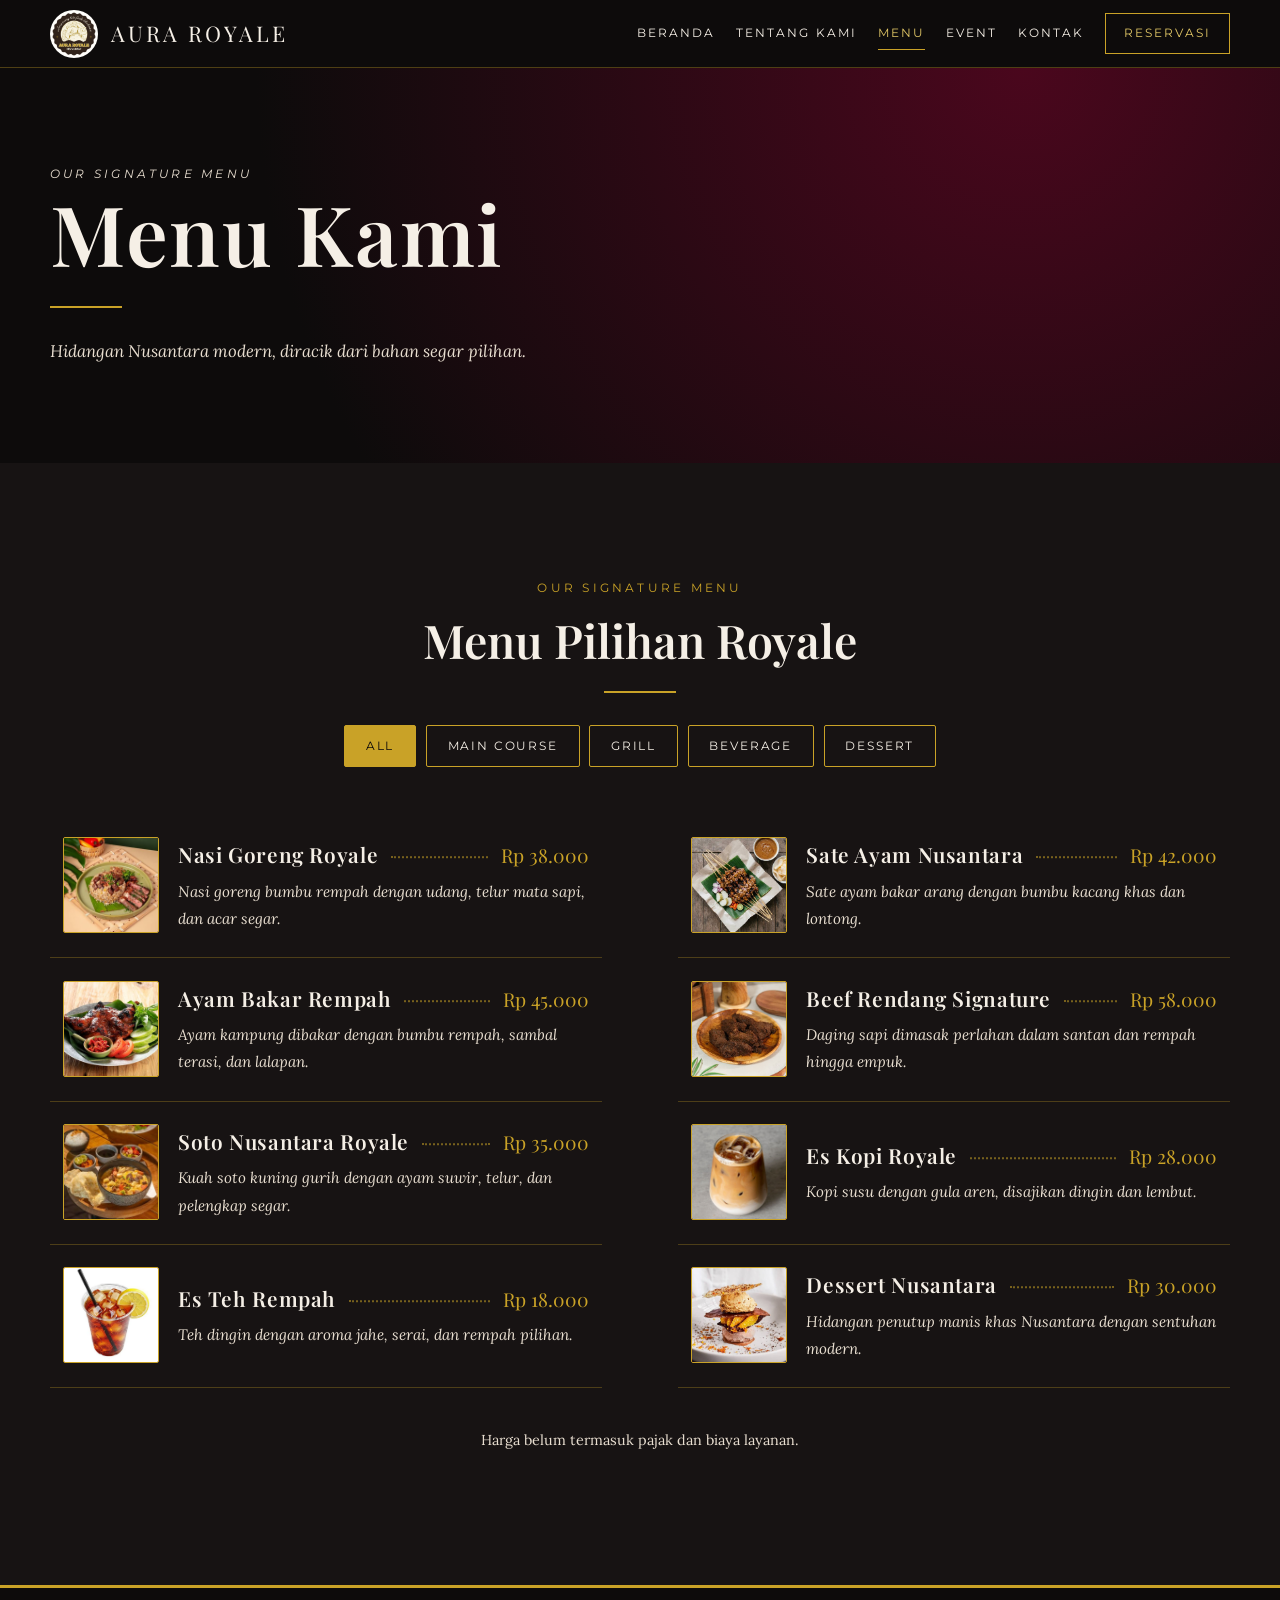
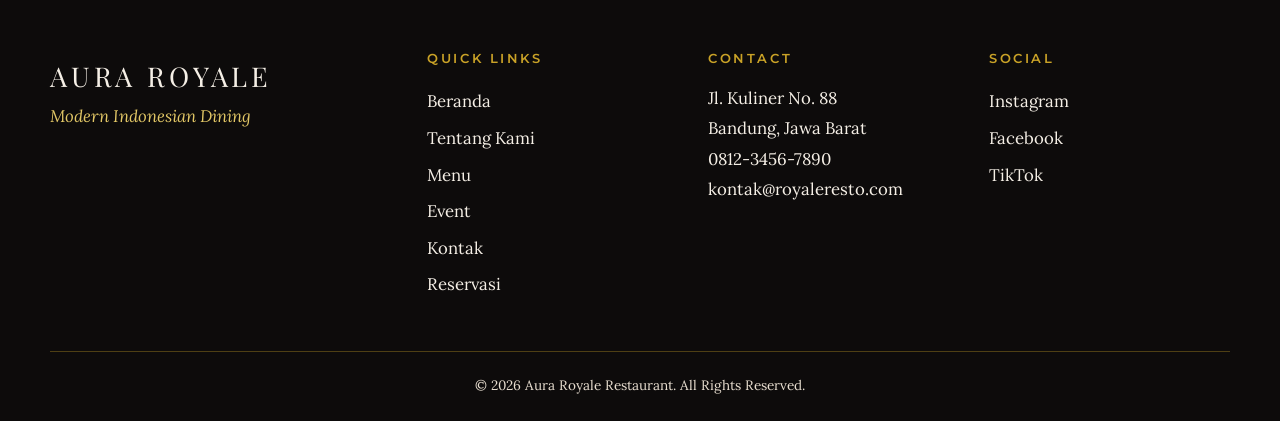
<file: menu.html>
<!DOCTYPE html>
<html lang="id">
<head>
    <meta charset="UTF-8">
    <meta name="viewport" content="width=device-width, initial-scale=1.0">
    <title>Menu — Aura Royale Restaurant</title>
    <meta name="description" content="Menu signature Aura Royale: nasi goreng, sate ayam, rendang, soto, kopi, dan dessert Nusantara dengan harga jelas.">
    <link rel="preconnect" href="https://fonts.googleapis.com">
    <link rel="preconnect" href="https://fonts.gstatic.com" crossorigin>
    <link href="https://fonts.googleapis.com/css2?family=Lora:ital,wght@0,400;0,500;1,400&family=Montserrat:wght@500;600&family=Playfair+Display:wght@500;600;700&display=swap" rel="stylesheet">
    <link rel="stylesheet" href="style.css">
    <link rel="icon" href="images/logoresto.png" type="image/png">
</head>
<body>
<header class="nav">
    <div class="wrap">
        <a class="brand" href="index.html"><img src="images/logoresto.png" alt="Logo Aura Royale Restaurant" width="48" height="48"><span>AURA ROYALE</span></a>
        <nav aria-label="Navigasi utama">
            <ul>
                <li><a href="index.html
        ">BERANDA</a></li>
                <li><a href="tentang.html">TENTANG KAMI</a></li>
                <li><a href="menu.html" aria-current="page">MENU</a></li>
                <li><a href="event.html">EVENT</a></li>
                <li><a href="kontak.html">KONTAK</a></li>
                <li><a class="cta" href="reservasi.html">RESERVASI</a></li>
            </ul>
        </nav>
    </div>
</header>

<main>
    <header class="page-head">
        <div class="wrap">
            <p class="kicker fade-up d1">Our Signature Menu</p>
            <h1 class="fade-up d2">Menu Kami</h1>
            <span class="line"></span>
            <p class="fade-up d3">Hidangan Nusantara modern, diracik dari bahan segar pilihan.</p>
        </div>
    </header>
    <section id="menu" class="section dark" aria-labelledby="judul-menu">
        <div class="wrap menu-ui">
            <div class="center">
                <p class="kicker">Our Signature Menu</p>
                <h2 id="judul-menu">Menu Pilihan Royale</h2>
                <span class="line"></span>
            </div>
            <input type="radio" name="kategori" id="f-all" checked>
            <input type="radio" name="kategori" id="f-main">
            <input type="radio" name="kategori" id="f-grill">
            <input type="radio" name="kategori" id="f-drink">
            <input type="radio" name="kategori" id="f-dessert">
            <div class="tabs" role="group" aria-label="Filter kategori menu">
                <label for="f-all">All</label>
                <label for="f-main">Main Course</label>
                <label for="f-grill">Grill</label>
                <label for="f-drink">Beverage</label>
                <label for="f-dessert">Dessert</label>
            </div>
            <ul class="menu-grid">
                <li class="item main"><span class="thumb"><span role="img" aria-label="Foto Nasi Goreng Royale" style="background-image:url(images/nasgor.jpg)"></span></span><div class="body"><div class="head"><h3>Nasi Goreng Royale</h3><span class="dots"></span><span class="price">Rp 38.000</span></div><p>Nasi goreng bumbu rempah dengan udang, telur mata sapi, dan acar segar.</p></div></li>
                <li class="item grill"><span class="thumb"><span role="img" aria-label="Foto Sate Ayam Nusantara" style="background-image:url(images/sateayam.jpg)"></span></span><div class="body"><div class="head"><h3>Sate Ayam Nusantara</h3><span class="dots"></span><span class="price">Rp 42.000</span></div><p>Sate ayam bakar arang dengan bumbu kacang khas dan lontong.</p></div></li>
                <li class="item grill"><span class="thumb"><span role="img" aria-label="Foto Ayam Bakar Rempah" style="background-image:url(images/ayambakar.jpg)"></span></span><div class="body"><div class="head"><h3>Ayam Bakar Rempah</h3><span class="dots"></span><span class="price">Rp 45.000</span></div><p>Ayam kampung dibakar dengan bumbu rempah, sambal terasi, dan lalapan.</p></div></li>
                <li class="item main"><span class="thumb"><span role="img" aria-label="Foto Beef Rendang Signature" style="background-image:url(images/rendang.jpg)"></span></span><div class="body"><div class="head"><h3>Beef Rendang Signature</h3><span class="dots"></span><span class="price">Rp 58.000</span></div><p>Daging sapi dimasak perlahan dalam santan dan rempah hingga empuk.</p></div></li>
                <li class="item main"><span class="thumb"><span role="img" aria-label="Foto Soto Nusantara Royale" style="background-image:url(images/soto.jpg)"></span></span><div class="body"><div class="head"><h3>Soto Nusantara Royale</h3><span class="dots"></span><span class="price">Rp 35.000</span></div><p>Kuah soto kuning gurih dengan ayam suwir, telur, dan pelengkap segar.</p></div></li>
                <li class="item drink"><span class="thumb"><span role="img" aria-label="Foto Es Kopi Royale" style="background-image:url(images/kopi.jpg)"></span></span><div class="body"><div class="head"><h3>Es Kopi Royale</h3><span class="dots"></span><span class="price">Rp 28.000</span></div><p>Kopi susu dengan gula aren, disajikan dingin dan lembut.</p></div></li>
                <li class="item drink"><span class="thumb"><span role="img" aria-label="Foto Es Teh Rempah" style="background-image:url(images/esteh.jpg)"></span></span><div class="body"><div class="head"><h3>Es Teh Rempah</h3><span class="dots"></span><span class="price">Rp 18.000</span></div><p>Teh dingin dengan aroma jahe, serai, dan rempah pilihan.</p></div></li>
                <li class="item dessert"><span class="thumb"><span role="img" aria-label="Foto Dessert Nusantara" style="background-image:url(images/dessert.jpg)"></span></span><div class="body"><div class="head"><h3>Dessert Nusantara</h3><span class="dots"></span><span class="price">Rp 30.000</span></div><p>Hidangan penutup manis khas Nusantara dengan sentuhan modern.</p></div></li>
            </ul>
            <p class="note center">Harga belum termasuk pajak dan biaya layanan.</p>
        </div>
    </section>
</main>

<footer class="footer">
    <div class="wrap">
        <div class="cols">
            <div>
                <p class="logo">AURA ROYALE</p>
                <p>Modern Indonesian Dining</p>
            </div>
            <nav aria-label="Tautan cepat">
                <h3>Quick Links</h3>
                <ul>
                    <li><a href="index.html
            ">Beranda</a></li>
                    <li><a href="tentang.html">Tentang Kami</a></li>
                    <li><a href="menu.html">Menu</a></li>
                    <li><a href="event.html">Event</a></li>
                    <li><a href="kontak.html">Kontak</a></li>
                    <li><a href="reservasi.html">Reservasi</a></li>
                </ul>
            </nav>
            <div>
                <h3>Contact</h3>
                <address>Jl. Kuliner No. 88<br>Bandung, Jawa Barat<br><a href="tel:+6281234567890">0812-3456-7890</a><br><a href="mailto:kontak@royaleresto.com">kontak@royaleresto.com</a></address>
            </div>
            <div>
                <h3>Social</h3>
                <ul>
                    <li><a href="https://instagram.com" target="_blank" rel="noopener">Instagram</a></li>
                    <li><a href="https://facebook.com" target="_blank" rel="noopener">Facebook</a></li>
                    <li><a href="https://tiktok.com" target="_blank" rel="noopener">TikTok</a></li>
                </ul>
            </div>
        </div>
        <p class="copy">&copy; 2026 Aura Royale Restaurant. All Rights Reserved.</p>
    </div>
</footer>
</body>
</html>
</file>
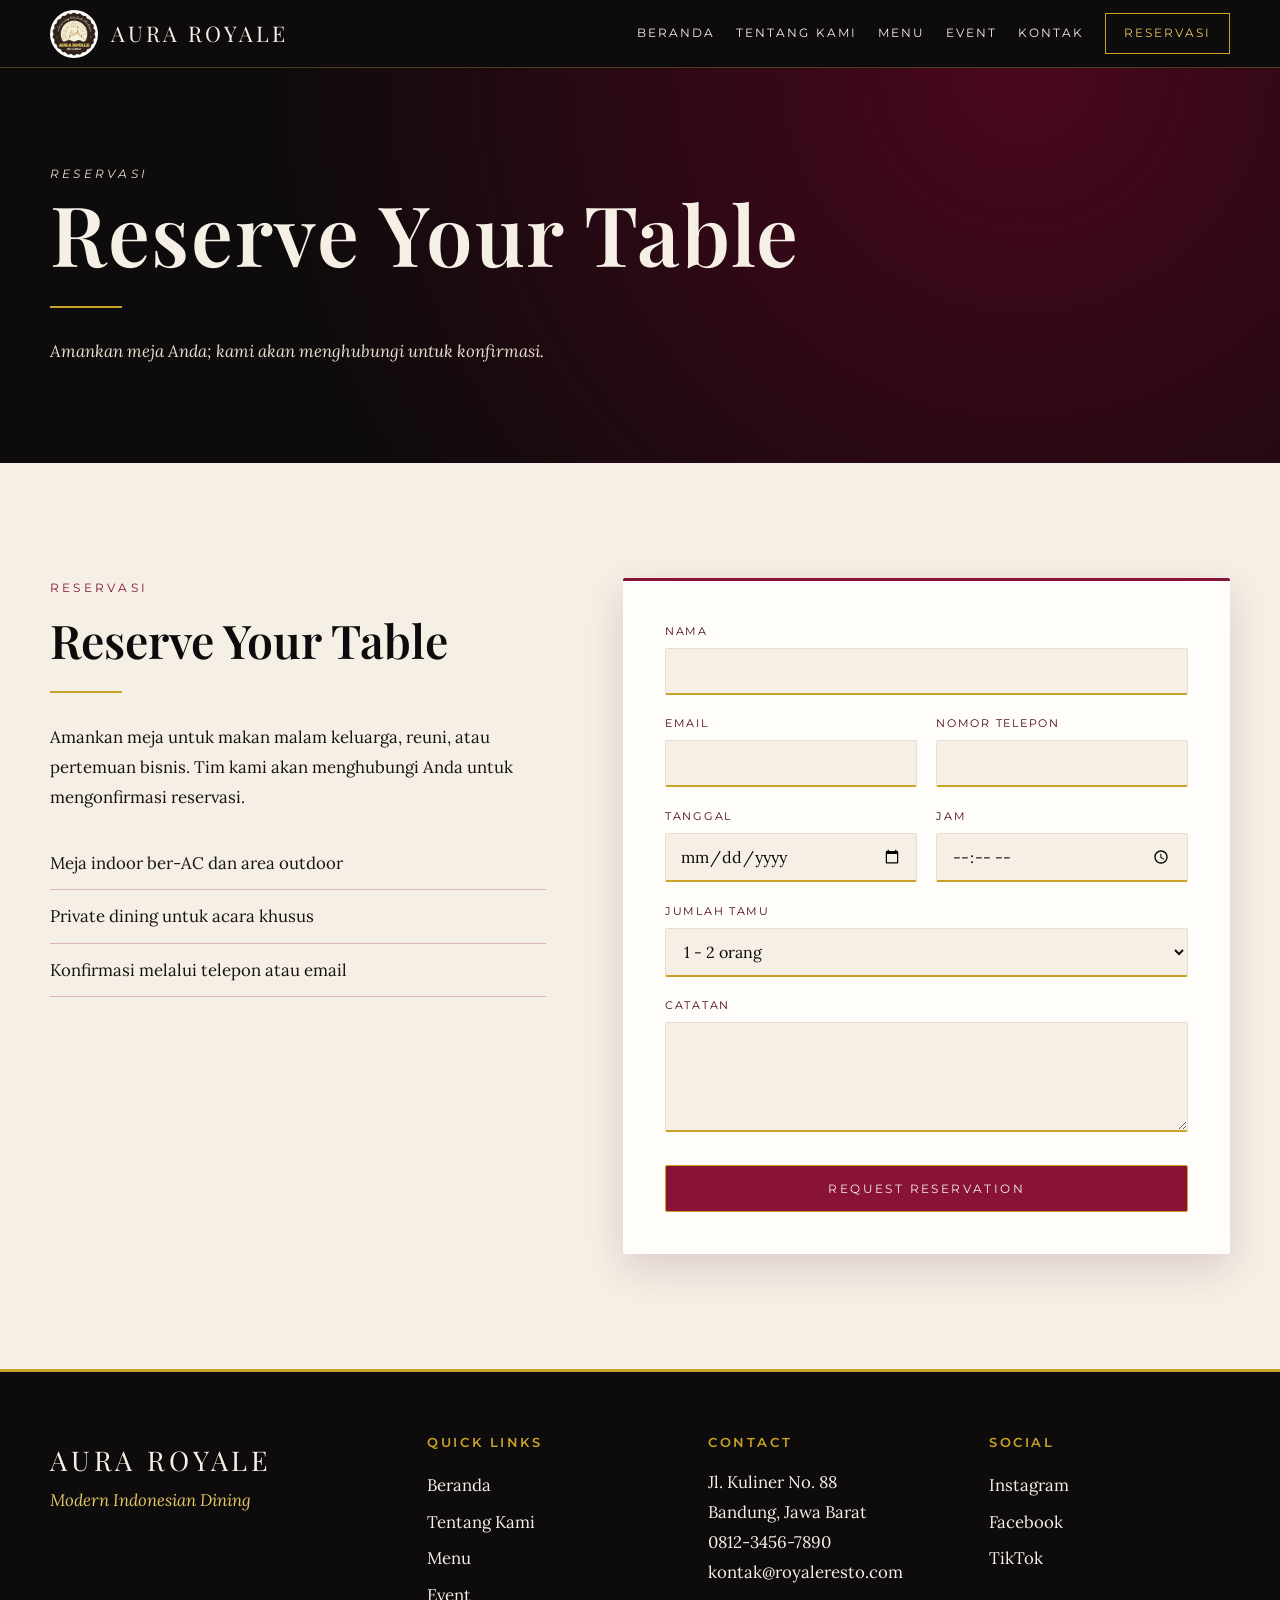
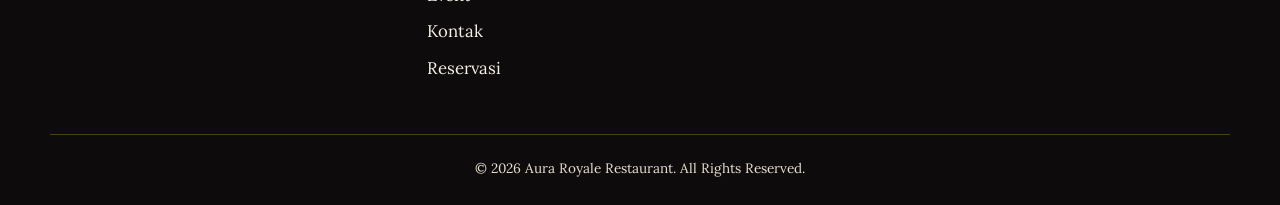
<file: reservasi.html>
<!DOCTYPE html>
<html lang="id">
<head>
    <meta charset="UTF-8">
    <meta name="viewport" content="width=device-width, initial-scale=1.0">
    <title>Reservasi — Aura Royale Restaurant</title>
    <meta name="description" content="Reservasi meja di Aura Royale Restaurant untuk makan malam keluarga, reuni, dan acara khusus.">
    <link rel="preconnect" href="https://fonts.googleapis.com">
    <link rel="preconnect" href="https://fonts.gstatic.com" crossorigin>
    <link href="https://fonts.googleapis.com/css2?family=Lora:ital,wght@0,400;0,500;1,400&family=Montserrat:wght@500;600&family=Playfair+Display:wght@500;600;700&display=swap" rel="stylesheet">
    <link rel="stylesheet" href="style.css">
    <link rel="icon" href="images/logoresto.png" type="image/png">
</head>
<body>
<header class="nav">
    <div class="wrap">
        <a class="brand" href="index.html"><img src="images/logoresto.png" alt="Logo Aura Royale Restaurant" width="48" height="48"><span>AURA ROYALE</span></a>
        <nav aria-label="Navigasi utama">
            <ul>
                <li><a href="index.html">BERANDA</a></li>
                <li><a href="tentang.html">TENTANG KAMI</a></li>
                <li><a href="menu.html">MENU</a></li>
                <li><a href="event.html">EVENT</a></li>
                <li><a href="kontak.html">KONTAK</a></li>
                <li><a class="cta" href="reservasi.html" aria-current="page">RESERVASI</a></li>
            </ul>
        </nav>
    </div>
</header>

<main>
    <header class="page-head">
        <div class="wrap">
            <p class="kicker fade-up d1">Reservasi</p>
            <h1 class="fade-up d2">Reserve Your Table</h1>
            <span class="line"></span>
            <p class="fade-up d3">Amankan meja Anda; kami akan menghubungi untuk konfirmasi.</p>
        </div>
    </header>
    <section id="reservasi" class="section" aria-labelledby="judul-reservasi">
        <div class="wrap reserve">
            <div class="reveal">
                <p class="kicker" style="color:var(--maroon)">Reservasi</p>
                <h2 id="judul-reservasi">Reserve Your Table</h2>
                <span class="line"></span>
                <p>Amankan meja untuk makan malam keluarga, reuni, atau pertemuan bisnis. Tim kami akan menghubungi Anda untuk mengonfirmasi reservasi.</p>
                <ul>
                    <li>Meja indoor ber-AC dan area outdoor</li>
                    <li>Private dining untuk acara khusus</li>
                    <li>Konfirmasi melalui telepon atau email</li>
                </ul>
            </div>
            <form class="panel reveal" action="#" method="post">
                <div class="fields">
                    <div class="full"><label class="f" for="r-nama">Nama</label><input class="f-in" type="text" id="r-nama" name="nama" required></div>
                    <div><label class="f" for="r-email">Email</label><input class="f-in" type="email" id="r-email" name="email" required></div>
                    <div><label class="f" for="r-telp">Nomor Telepon</label><input class="f-in" type="tel" id="r-telp" name="telepon" required></div>
                    <div><label class="f" for="r-tgl">Tanggal</label><input class="f-in" type="date" id="r-tgl" name="tanggal" required></div>
                    <div><label class="f" for="r-jam">Jam</label><input class="f-in" type="time" id="r-jam" name="jam" required></div>
                    <div class="full"><label class="f" for="r-tamu">Jumlah Tamu</label>
                        <select class="f-in" id="r-tamu" name="tamu">
                            <option>1 - 2 orang</option><option>3 - 4 orang</option><option>5 - 8 orang</option><option>9 - 15 orang</option><option>Lebih dari 15 orang</option>
                        </select></div>
                    <div class="full"><label class="f" for="r-catatan">Catatan</label><textarea class="f-in" id="r-catatan" name="catatan" rows="4"></textarea></div>
                </div>
                <button class="btn btn-primary" type="submit">Request Reservation</button>
            </form>
        </div>
    </section>
</main>

<footer class="footer">
    <div class="wrap">
        <div class="cols">
            <div>
                <p class="logo">AURA ROYALE</p>
                <p>Modern Indonesian Dining</p>
            </div>
            <nav aria-label="Tautan cepat">
                <h3>Quick Links</h3>
                <ul>
                    <li><a href="index.html">Beranda</a></li>
                    <li><a href="tentang.html">Tentang Kami</a></li>
                    <li><a href="menu.html">Menu</a></li>
                    <li><a href="event.html">Event</a></li>
                    <li><a href="kontak.html">Kontak</a></li>
                    <li><a href="reservasi.html">Reservasi</a></li>
                </ul>
            </nav>
            <div>
                <h3>Contact</h3>
                <address>Jl. Kuliner No. 88<br>Bandung, Jawa Barat<br><a href="tel:+6281234567890">0812-3456-7890</a><br><a href="mailto:kontak@royaleresto.com">kontak@royaleresto.com</a></address>
            </div>
            <div>
                <h3>Social</h3>
                <ul>
                    <li><a href="https://instagram.com" target="_blank" rel="noopener">Instagram</a></li>
                    <li><a href="https://facebook.com" target="_blank" rel="noopener">Facebook</a></li>
                    <li><a href="https://tiktok.com" target="_blank" rel="noopener">TikTok</a></li>
                </ul>
            </div>
        </div>
        <p class="copy">&copy; 2026 Aura Royale Restaurant. All Rights Reserved.</p>
    </div>
</footer>
</body>
</html>
</file>
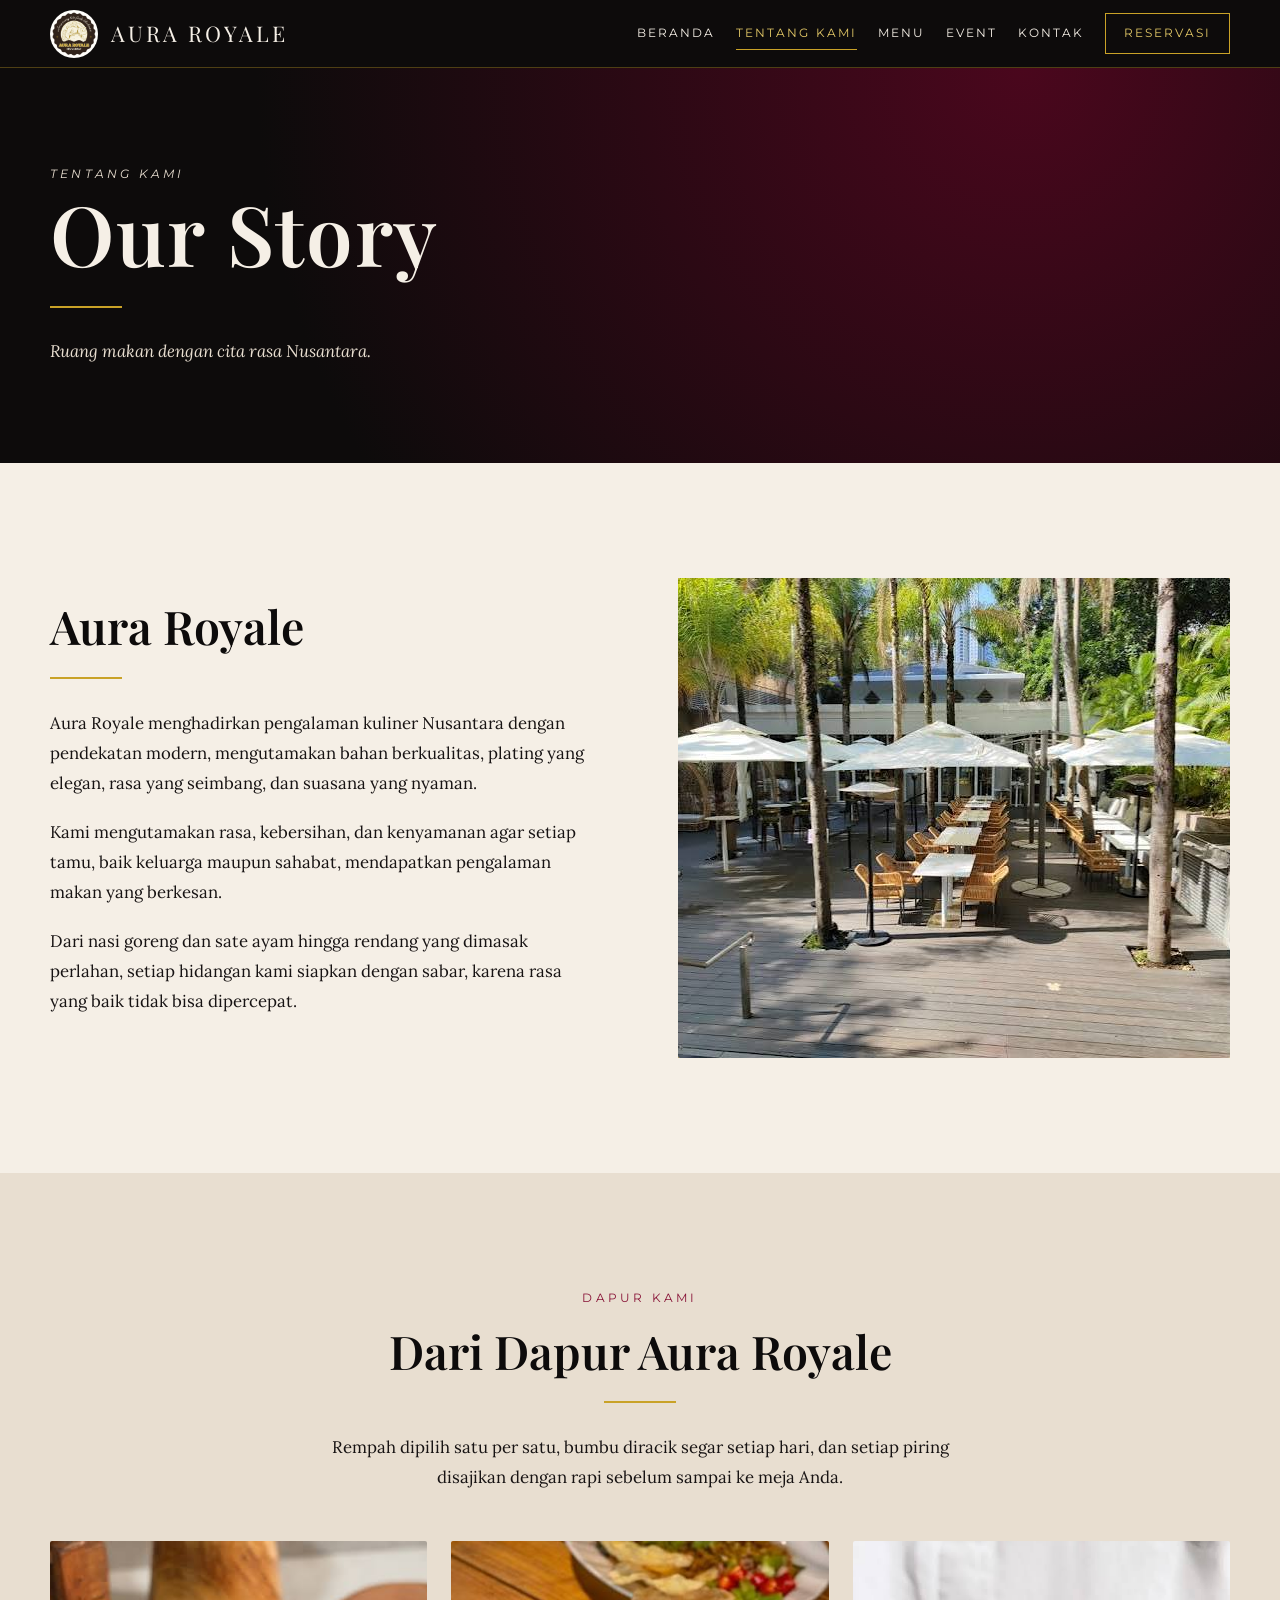
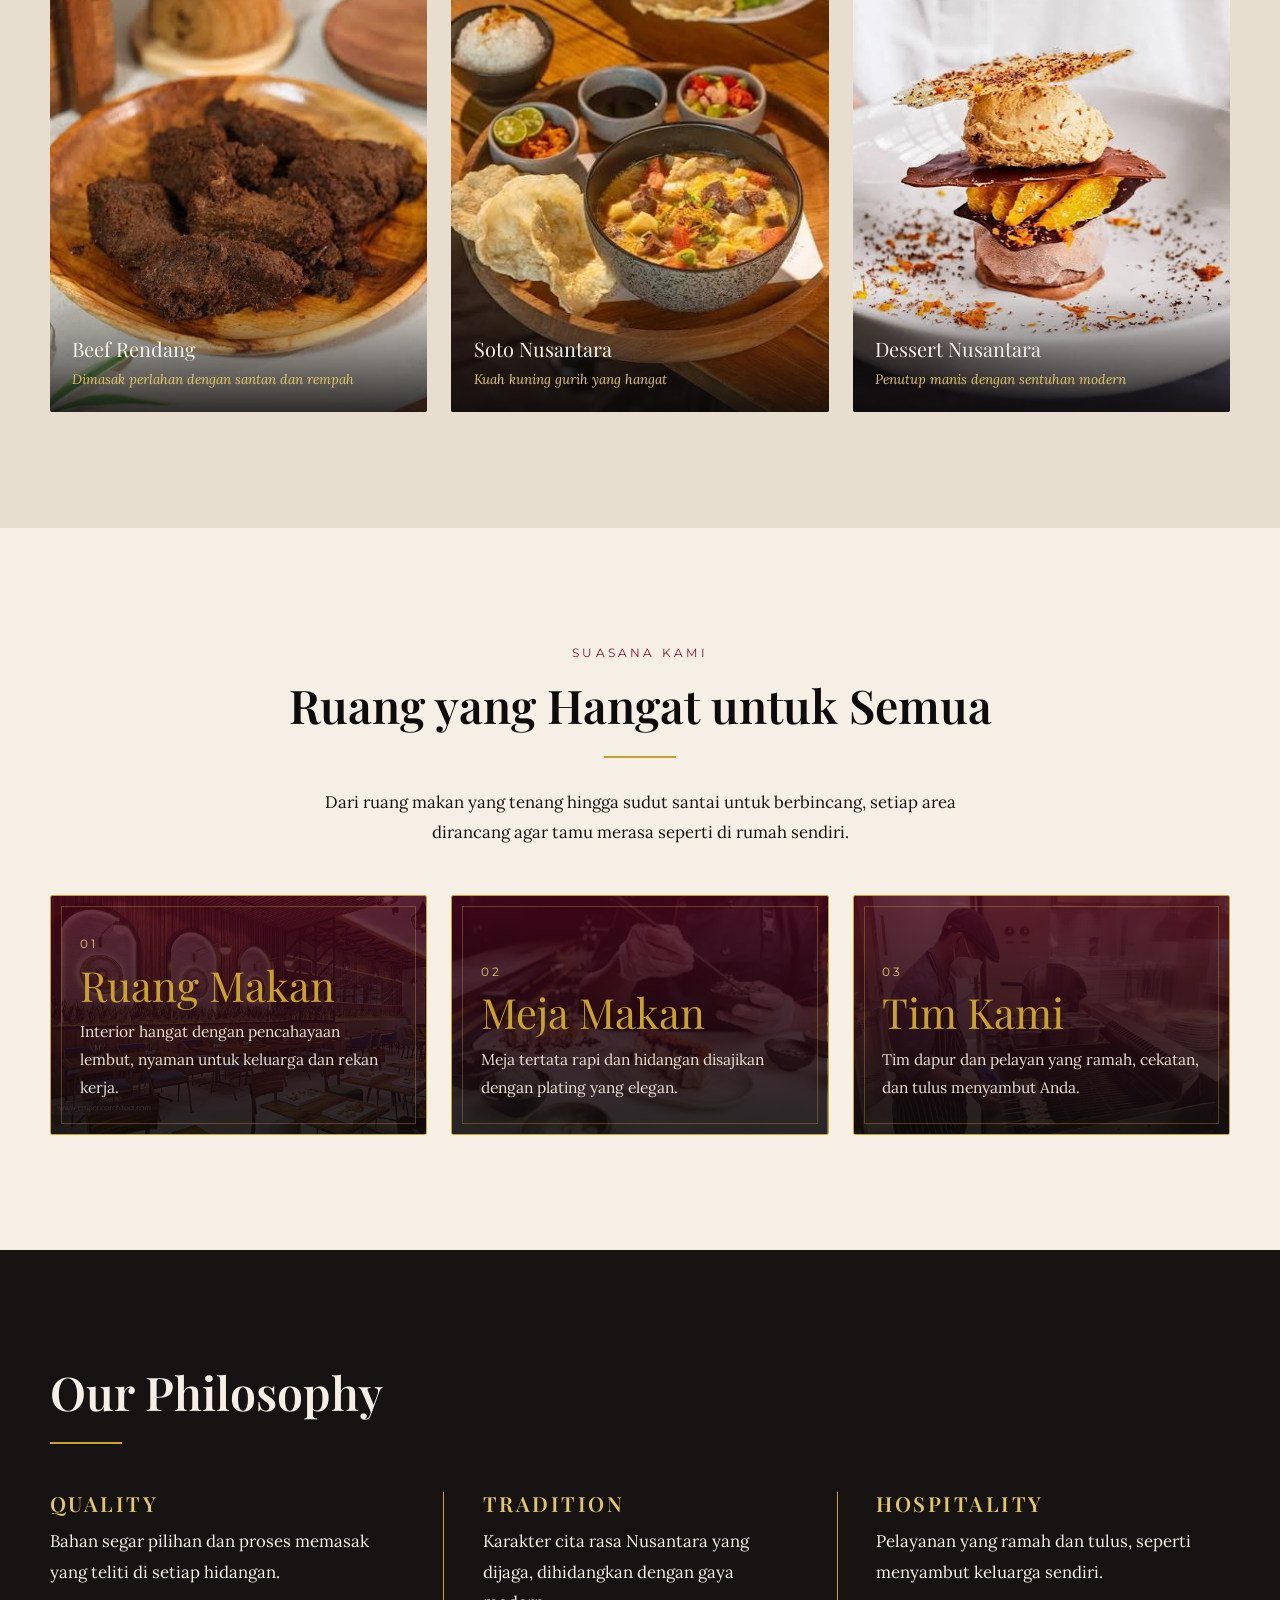
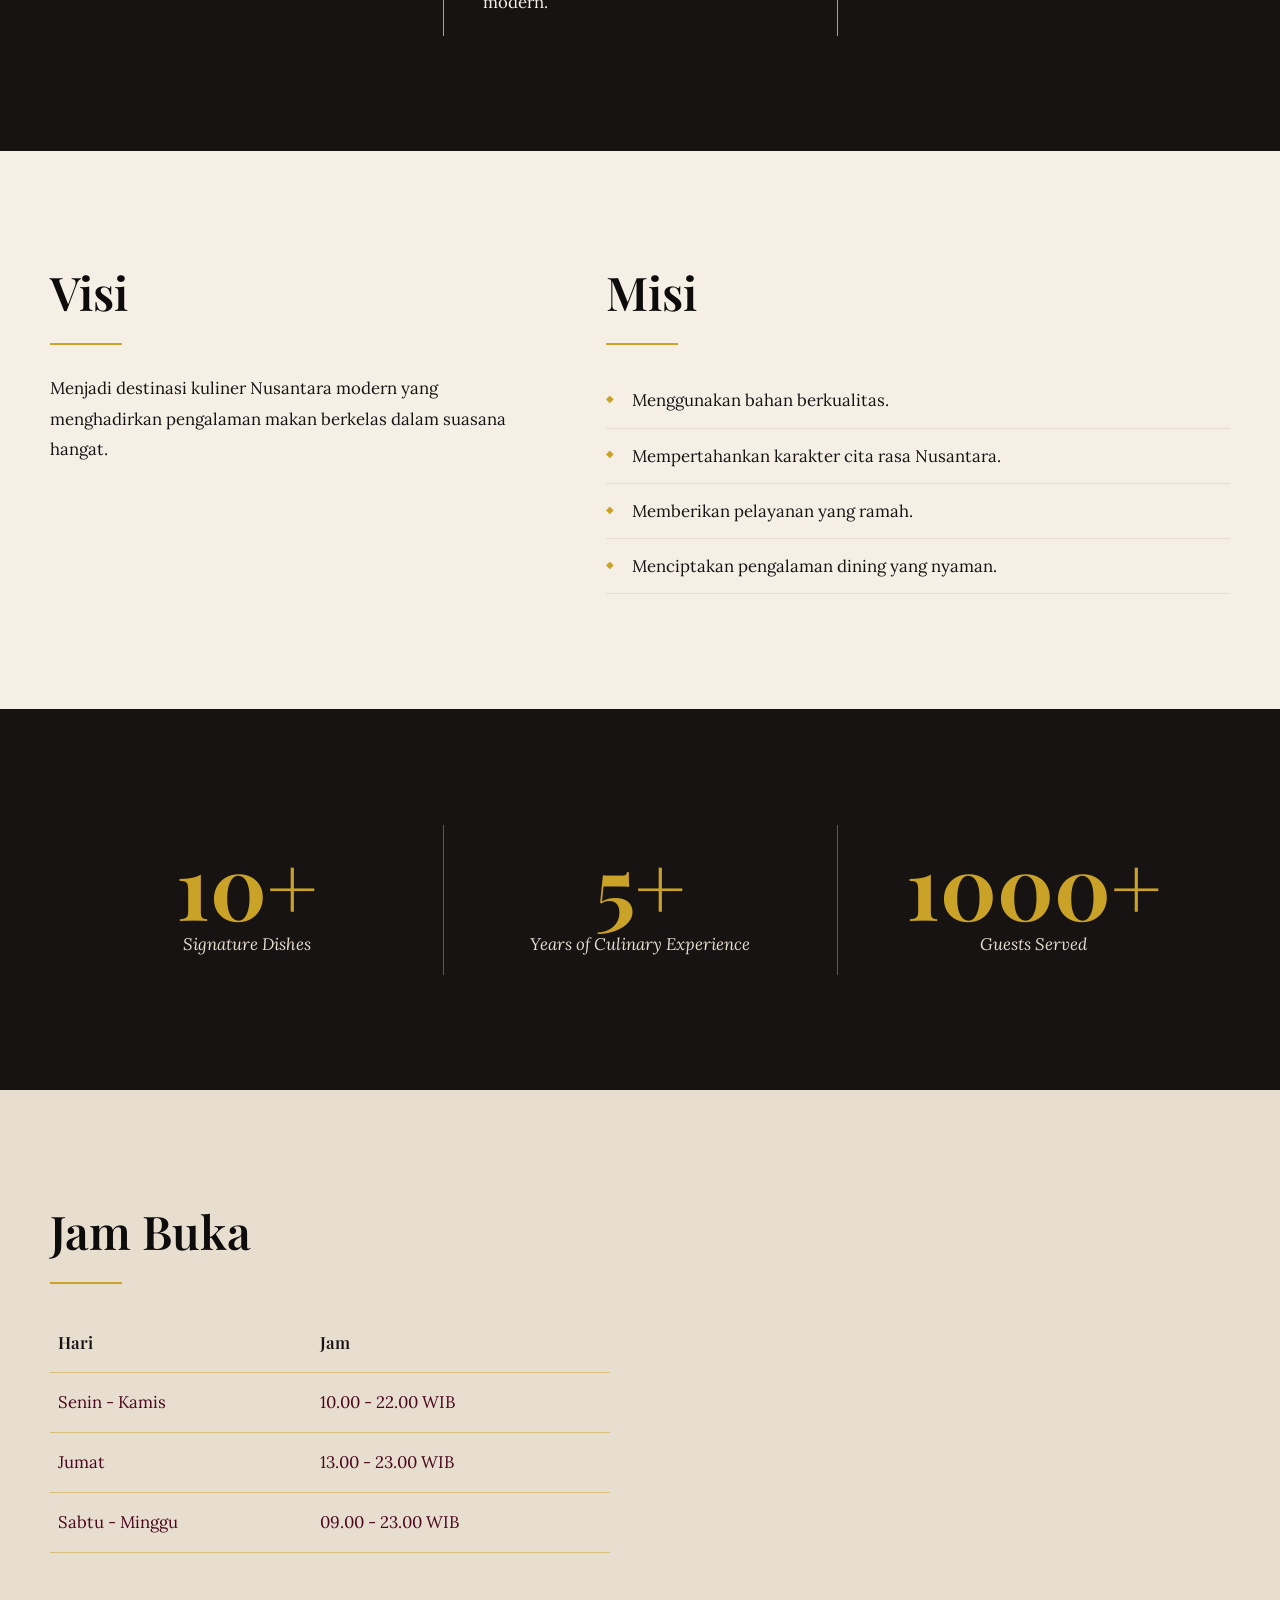
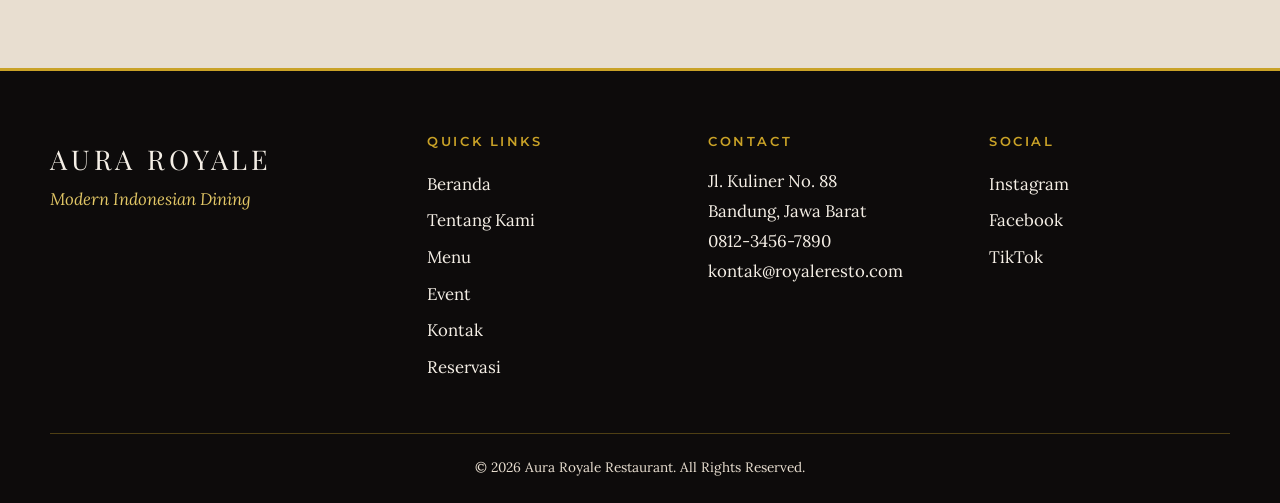
<file: tentang.html>
<!DOCTYPE html>
<html lang="id">
<head>
    <meta charset="UTF-8">
    <meta name="viewport" content="width=device-width, initial-scale=1.0">
    <title>Our Story — Aura Royale Restaurant</title>
    <meta name="description" content="Kisah Aura Royale: restoran Nusantara modern yang mengutamakan bahan berkualitas, plating elegan, rasa seimbang, dan suasana nyaman.">
    <link rel="preconnect" href="https://fonts.googleapis.com">
    <link rel="preconnect" href="https://fonts.gstatic.com" crossorigin>
    <link href="https://fonts.googleapis.com/css2?family=Lora:ital,wght@0,400;0,500;1,400&family=Montserrat:wght@500;600&family=Playfair+Display:wght@500;600;700&display=swap" rel="stylesheet">
    <link rel="stylesheet" href="style.css">
    <link rel="icon" href="images/logoresto.png" type="image/png">
</head>
<body>
<header class="nav">
    <div class="wrap">
        <a class="brand" href="index.html"><img src="images/logoresto.png" alt="Logo Aura Royale Restaurant" width="48" height="48"><span>AURA ROYALE</span></a>
        <nav aria-label="Navigasi utama">
            <ul>
                <li><a href="index.html">BERANDA</a></li>
                <li><a href="tentang.html" aria-current="page">TENTANG KAMI</a></li>
                <li><a href="menu.html">MENU</a></li>
                <li><a href="event.html">EVENT</a></li>
                <li><a href="kontak.html">KONTAK</a></li>
                <li><a class="cta" href="reservasi.html">RESERVASI</a></li>
            </ul>
        </nav>
    </div>
</header>

<main>
    <header class="page-head">
        <div class="wrap">
            <p class="kicker fade-up d1">Tentang Kami</p>
            <h1 class="fade-up d2">Our Story</h1>
            <span class="line"></span>
            <p class="fade-up d3">Ruang makan dengan cita rasa Nusantara.</p>
        </div>
    </header>

    <section class="section" aria-labelledby="judul-cerita">
        <div class="wrap story">
            <article class="reveal">
                <h2 id="judul-cerita">Aura Royale</h2>
                <span class="line"></span>
                <p>Aura Royale menghadirkan pengalaman kuliner Nusantara dengan pendekatan modern, mengutamakan bahan berkualitas, plating yang elegan, rasa yang seimbang, dan suasana yang nyaman.</p>
                <p>Kami mengutamakan rasa, kebersihan, dan kenyamanan agar setiap tamu, baik keluarga maupun sahabat, mendapatkan pengalaman makan yang berkesan.</p>
                <p>Dari nasi goreng dan sate ayam hingga rendang yang dimasak perlahan, setiap hidangan kami siapkan dengan sabar, karena rasa yang baik tidak bisa dipercepat.</p>
            </article>
            <figure class="reveal"><img src="images/outdoor.jpg" alt="Suasana area kafe Aura Royale" width="638" height="480" loading="lazy"></figure>
        </div>
    </section>

        <section class="section tint" aria-labelledby="judul-dapur">
        <div class="wrap center">
            <p class="kicker" style="color:var(--maroon)">Dapur Kami</p>
            <h2 id="judul-dapur">Dari Dapur Aura Royale</h2>
            <span class="line"></span>
            <p style="max-width:40rem;margin-inline:auto">Rempah dipilih satu per satu, bumbu diracik segar setiap hari, dan setiap piring disajikan dengan rapi sebelum sampai ke meja Anda.</p>
            <div class="showcase" style="text-align:left">
                <figure><img src="images/rendang.jpg" alt="Rendang sapi dalam piring kayu" width="554" height="554" loading="lazy"><figcaption>Beef Rendang<span>Dimasak perlahan dengan santan dan rempah</span></figcaption></figure>
                <figure><img src="images/soto.jpg" alt="Semangkuk soto dengan telur, tomat, dan jeruk nipis di atas daun pisang" width="594" height="336" loading="lazy"><figcaption>Soto Nusantara<span>Kuah kuning gurih yang hangat</span></figcaption></figure>
                <figure><img src="images/dessert.jpg" alt="Dessert modern berlapis dengan es krim dan jeruk di piring putih" width="494" height="619" loading="lazy"><figcaption>Dessert Nusantara<span>Penutup manis dengan sentuhan modern</span></figcaption></figure>
            </div>
        </div>
    </section>

        <section class="section" aria-labelledby="judul-suasana">
        <div class="wrap center">
            <p class="kicker" style="color:var(--maroon)">Suasana Kami</p>
            <h2 id="judul-suasana">Ruang yang Hangat untuk Semua</h2>
            <span class="line"></span>
            <p style="max-width:40rem;margin-inline:auto">Dari ruang makan yang tenang hingga sudut santai untuk berbincang, setiap area dirancang agar tamu merasa seperti di rumah sendiri.</p>
            <div class="tiles">
                <div class="tile"><span class="t-kick">01</span><span class="t-big">Ruang Makan</span><p>Interior hangat dengan pencahayaan lembut, nyaman untuk keluarga dan rekan kerja.</p></div>
                <div class="tile"><span class="t-kick">02</span><span class="t-big">Meja Makan</span><p>Meja tertata rapi dan hidangan disajikan dengan plating yang elegan.</p></div>
                <div class="tile"><span class="t-kick">03</span><span class="t-big">Tim Kami</span><p>Tim dapur dan pelayan yang ramah, cekatan, dan tulus menyambut Anda.</p></div>
            </div>
        </div>
    </section>

    <section class="section dark" aria-labelledby="judul-filosofi">
        <div class="wrap">
            <h2 id="judul-filosofi">Our Philosophy</h2>
            <span class="line"></span>
            <div class="pillars">
                <article><h3>QUALITY</h3><p>Bahan segar pilihan dan proses memasak yang teliti di setiap hidangan.</p></article>
                <article><h3>TRADITION</h3><p>Karakter cita rasa Nusantara yang dijaga, dihidangkan dengan gaya modern.</p></article>
                <article><h3>HOSPITALITY</h3><p>Pelayanan yang ramah dan tulus, seperti menyambut keluarga sendiri.</p></article>
            </div>
        </div>
    </section>

    <section class="section" aria-labelledby="judul-visi">
        <div class="wrap vm">
            <article>
                <h2 id="judul-visi">Visi</h2>
                <span class="line"></span>
                <p>Menjadi destinasi kuliner Nusantara modern yang menghadirkan pengalaman makan berkelas dalam suasana hangat.</p>
            </article>
            <article>
                <h2>Misi</h2>
                <span class="line"></span>
                <ul>
                    <li>Menggunakan bahan berkualitas.</li>
                    <li>Mempertahankan karakter cita rasa Nusantara.</li>
                    <li>Memberikan pelayanan yang ramah.</li>
                    <li>Menciptakan pengalaman dining yang nyaman.</li>
                </ul>
            </article>
        </div>
    </section>

    <section class="section dark" aria-label="Aura Royale dalam angka">
        <div class="wrap stats">
            <div><strong>10+</strong><span>Signature Dishes</span></div>
            <div><strong>5+</strong><span>Years of Culinary Experience</span></div>
            <div><strong>1000+</strong><span>Guests Served</span></div>
        </div>
    </section>

    <section class="section tint" aria-labelledby="judul-jam">
        <div class="wrap">
            <h2 id="judul-jam">Jam Buka</h2>
            <span class="line"></span>
            <table class="hours">
                <thead><tr><th scope="col">Hari</th><th scope="col">Jam</th></tr></thead>
                <tbody>
                    <tr><td>Senin - Kamis</td><td>10.00 - 22.00 WIB</td></tr>
                    <tr><td>Jumat</td><td>13.00 - 23.00 WIB</td></tr>
                    <tr><td>Sabtu - Minggu</td><td>09.00 - 23.00 WIB</td></tr>
                </tbody>
            </table>
        </div>
    </section>
</main>

<footer class="footer">
    <div class="wrap">
        <div class="cols">
            <div>
                <p class="logo">AURA ROYALE</p>
                <p>Modern Indonesian Dining</p>
            </div>
            <nav aria-label="Tautan cepat">
                <h3>Quick Links</h3>
                <ul>
                    <li><a href="index.html">Beranda</a></li>
                    <li><a href="tentang.html">Tentang Kami</a></li>
                    <li><a href="menu.html">Menu</a></li>
                    <li><a href="event.html">Event</a></li>
                    <li><a href="kontak.html">Kontak</a></li>
                    <li><a href="reservasi.html">Reservasi</a></li>
                </ul>
            </nav>
            <div>
                <h3>Contact</h3>
                <address>Jl. Kuliner No. 88<br>Bandung, Jawa Barat<br><a href="tel:+6281234567890">0812-3456-7890</a><br><a href="mailto:kontak@royaleresto.com">kontak@royaleresto.com</a></address>
            </div>
            <div>
                <h3>Social</h3>
                <ul>
                    <li><a href="https://instagram.com" target="_blank" rel="noopener">Instagram</a></li>
                    <li><a href="https://facebook.com" target="_blank" rel="noopener">Facebook</a></li>
                    <li><a href="https://tiktok.com" target="_blank" rel="noopener">TikTok</a></li>
                </ul>
            </div>
        </div>
        <p class="copy">&copy; 2026 Aura Royale Restaurant. All Rights Reserved.</p>
    </div>
</footer>
</body>
</html>
</file>
<file: style.css>
/* AURA ROYALE RESTAURANT — pure CSS, tanpa JavaScript */
:root {
  --maroon: #881337;
  --maroon-dark: #4A071D;
  --maroon-light: #A61B48;
  --gold: #C9A227;
  --gold-light: #E2C766;
  --black: #0D0B0B;
  --black-soft: #171313;
  --cream: #F5EFE6;
  --cream-dark: #E8DED0;
  --white: #FFFDF9;
  --serif: "Playfair Display", Georgia, "Times New Roman", serif;
  --body: "Lora", Georgia, serif;
  --small: "Montserrat", Arial, sans-serif;
  --wrap: 1180px;
}

*,
*::before,
*::after {
  box-sizing: border-box
}

html {
  scroll-behavior: smooth
}

body {
  margin: 0;
  font-family: var(--body);
  font-size: 1.05rem;
  line-height: 1.8;
  color: var(--black-soft);
  background: var(--cream)
}

img,
video,
iframe {
  max-width: 100%;
  display: block
}

a {
  color: var(--maroon);
  text-decoration: none
}

h1,
h2,
h3,
h4 {
  font-family: var(--serif);
  font-weight: 600;
  line-height: 1.15;
  margin: 0 0 .5em;
  color: var(--black)
}

h1 {
  font-size: clamp(2.6rem, 7vw, 5.2rem);
  letter-spacing: .02em
}

h2 {
  font-size: clamp(1.9rem, 4vw, 2.9rem)
}

h3 {
  font-size: 1.3rem
}

p {
  margin: 0 0 1.1em
}

ul,
ol {
  margin: 0;
  padding: 0;
  list-style: none
}

:focus-visible {
  outline: 2px solid var(--gold);
  outline-offset: 3px
}

.wrap {
  width: min(100% - 2.5rem, var(--wrap));
  margin-inline: auto
}

section[id] {
  scroll-margin-top: 90px
}

.section {
  padding: clamp(4rem, 9vw, 7.5rem) 0
}

.dark {
  background: var(--black-soft);
  color: var(--cream)
}

.dark h2,
.dark h3,
.dark h4 {
  color: var(--cream)
}

.tint {
  background: var(--cream-dark)
}

.kicker {
  font-family: var(--small);
  font-size: .72rem;
  letter-spacing: .28em;
  text-transform: uppercase;
  color: var(--gold);
  margin: 0 0 1rem
}

.line {
  display: block;
  width: 72px;
  height: 2px;
  background: var(--gold);
  margin: 1.2rem 0 1.8rem;
  transform-origin: left;
  animation: growLine 1.2s .3s ease both
}

.center {
  text-align: center
}

.center .line {
  margin-inline: auto;
  transform-origin: center
}

/* NAVBAR */
.nav {
  position: sticky;
  top: 0;
  z-index: 50;
  background: var(--black);
  border-bottom: 1px solid rgba(201, 162, 39, .35)
}

.nav .wrap {
  display: flex;
  align-items: center;
  justify-content: space-between;
  gap: 1rem 2rem;
  flex-wrap: wrap;
  padding: .6rem 0
}

.brand {
  display: flex;
  align-items: center;
  gap: .8rem;
  font-family: var(--serif);
  font-size: 1.35rem;
  letter-spacing: .14em;
  color: var(--cream)
}

.brand img {
  width: 48px;
  height: 48px;
  object-fit: contain;
  border-radius: 50%;
  background: var(--black)
}

.nav ul {
  display: flex;
  flex-wrap: wrap;
  gap: .2rem 1.8rem;
  align-items: center
}

.nav li a {
  position: relative;
  display: block;
  padding: .5rem 0;
  font-family: var(--small);
  font-size: .72rem;
  letter-spacing: .18em;
  color: var(--cream);
  transition: color .3s
}

.nav li a::after {
  content: "";
  position: absolute;
  left: 0;
  bottom: 2px;
  width: 100%;
  height: 1px;
  background: var(--gold);
  transform: scaleX(0);
  transform-origin: left;
  transition: transform .35s ease
}

.nav li a:hover,
.nav li a[aria-current] {
  color: var(--gold-light)
}

.nav li a:hover::after,
.nav li a[aria-current]::after {
  transform: scaleX(1)
}

.nav li a.cta {
  border: 1px solid var(--gold);
  padding: .55rem 1.1rem;
  color: var(--gold-light);
  transition: background .3s, color .3s
}

.nav li a.cta::after {
  display: none
}

.nav li a.cta:hover {
  background: var(--gold);
  color: var(--black)
}

/* BUTTON */
.btn {
  display: inline-block;
  padding: .95rem 1.9rem;
  border: 1px solid var(--gold);
  border-radius: 2px;
  font-family: var(--small);
  font-size: .75rem;
  letter-spacing: .2em;
  text-transform: uppercase;
  cursor: pointer;
  transition: transform .3s, background .3s, color .3s, box-shadow .3s
}

.btn-primary {
  background: var(--maroon);
  color: var(--cream)
}

.btn-primary:hover {
  background: var(--maroon-light);
  color: var(--white);
  transform: translateY(-3px);
  box-shadow: 0 10px 24px rgba(0, 0, 0, .3)
}

.btn-ghost {
  background: transparent;
  color: var(--cream)
}

.btn-ghost:hover {
  background: var(--gold);
  color: var(--black);
  transform: translateY(-3px)
}

.actions {
  display: flex;
  flex-wrap: wrap;
  gap: 1rem;
  margin-top: 2rem
}

/* HERO */
.hero {
  background: radial-gradient(circle at 15% 20%, var(--maroon-dark), var(--black) 70%);
  color: var(--cream);
  padding: clamp(3rem, 8vw, 6.5rem) 0
}

.hero .wrap {
  display: grid;
  grid-template-columns: 1.1fr .9fr;
  gap: clamp(2rem, 6vw, 5rem);
  align-items: center
}

.hero h1 {
  color: var(--cream);
  margin-bottom: .2em
}

.hero .tag {
  font-family: var(--serif);
  font-style: italic;
  font-size: clamp(1.3rem, 3vw, 1.9rem);
  color: var(--gold-light);
  margin-bottom: 1.2rem
}

.hero p.desc {
  max-width: 34rem;
  color: var(--cream-dark)
}

.hero-photo {
  position: relative;
  margin: 0 0 1.5rem 1.5rem
}

.hero-photo::before {
  content: "";
  position: absolute;
  inset: -1.5rem 1.5rem 1.5rem -1.5rem;
  border: 1px solid var(--gold);
  z-index: 0
}

.hero-photo img {
  position: relative;
  z-index: 1;
  width: 100%;
  aspect-ratio: 4/5;
  object-fit: cover;
  object-position: 60% center;
  border-radius: 2px;
  box-shadow: 0 24px 60px rgba(0, 0, 0, .5)
}

.fade-up {
  opacity: 0;
  animation: fadeUp .9s ease forwards
}

.d1 {
  animation-delay: .15s
}

.d2 {
  animation-delay: .35s
}

.d3 {
  animation-delay: .55s
}

.d4 {
  animation-delay: .75s
}

/* INTRO + ASIDE */
.split {
  display: grid;
  grid-template-columns: 1.5fr 1fr;
  gap: clamp(2rem, 6vw, 5rem);
  align-items: start
}

.split article p {
  max-width: 38rem
}

.occasions {
  display: flex;
  flex-wrap: wrap;
  gap: .6rem 1.6rem;
  margin: 1.5rem 0 0;
  font-style: italic;
  color: var(--maroon)
}

.occasions li::before {
  content: "\25C6";
  color: var(--gold);
  font-size: .6rem;
  margin-right: .6rem;
  vertical-align: middle
}

aside.info {
  background: var(--black);
  color: var(--cream);
  padding: 2.2rem;
  border-top: 3px solid var(--gold);
  border-radius: 2px
}

aside.info h3 {
  color: var(--gold-light);
  font-size: 1.15rem;
  margin-bottom: .8rem
}

aside.info .block+.block {
  margin-top: 1.8rem;
  padding-top: 1.6rem;
  border-top: 1px solid rgba(201, 162, 39, .35)
}

aside.info dl {
  margin: 0
}

aside.info dt {
  font-family: var(--small);
  font-size: .72rem;
  letter-spacing: .14em;
  text-transform: uppercase;
  color: var(--cream-dark)
}

aside.info dd {
  margin: 0 0 .8rem;
  font-size: 1rem
}

aside.info small {
  color: var(--cream-dark);
  font-size: .85rem
}

aside.info .price {
  font-family: var(--serif);
  color: var(--gold);
  font-size: 1.5rem
}

aside.info li {
  padding: .15rem 0;
  font-size: .95rem
}

/* SHOWCASE */
.showcase {
  display: grid;
  grid-template-columns: repeat(3, 1fr);
  gap: 1.5rem;
  margin-top: 3rem
}

.showcase figure {
  position: relative;
  margin: 0;
  overflow: hidden;
  aspect-ratio: 4/5;
  background: var(--black);
  border-radius: 2px;
  transition: transform .5s, box-shadow .5s
}

.showcase figure:hover {
  transform: translateY(-6px);
  box-shadow: 0 18px 40px rgba(0, 0, 0, .35)
}

.showcase img {
  width: 100%;
  height: 100%;
  object-fit: cover;
  transition: transform .6s ease, filter .6s ease
}

.showcase figure:hover img {
  transform: scale(1.08);
  filter: saturate(1.1) brightness(.85)
}

.showcase figure::before {
  content: "";
  position: absolute;
  inset: 0;
  background: rgba(74, 7, 29, .72);
  opacity: 0;
  transition: opacity .5s;
  z-index: 1
}

.showcase figure::after {
  content: "";
  position: absolute;
  inset: 14px;
  border: 1px solid var(--gold);
  opacity: 0;
  transform: scale(.94);
  transition: opacity .5s, transform .5s;
  z-index: 2
}

.showcase figure:hover::before,
.showcase figure:hover::after {
  opacity: 1;
  transform: none
}

.showcase figcaption {
  position: absolute;
  left: 0;
  right: 0;
  bottom: 0;
  z-index: 3;
  padding: 2.5rem 1.4rem 1.3rem;
  background: linear-gradient(transparent, rgba(13, 11, 11, .85));
  color: var(--cream);
  font-family: var(--serif);
  font-size: 1.25rem
}

.showcase figcaption span {
  display: block;
  font-family: var(--body);
  font-style: italic;
  font-size: .85rem;
  color: var(--gold-light)
}

/* MENU (radio filter) */
.menu-ui input {
  position: absolute;
  opacity: 0;
  width: 1px;
  height: 1px;
  pointer-events: none
}

.tabs {
  display: flex;
  flex-wrap: wrap;
  justify-content: center;
  gap: .6rem;
  margin: 2rem 0 3rem
}

.tabs label {
  padding: .6rem 1.3rem;
  border: 1px solid var(--gold);
  border-radius: 2px;
  font-family: var(--small);
  font-size: .72rem;
  letter-spacing: .16em;
  text-transform: uppercase;
  color: var(--cream);
  cursor: pointer;
  transition: background .3s, color .3s
}

.tabs label:hover {
  background: rgba(201, 162, 39, .2)
}

#f-all:checked~.tabs [for=f-all],
#f-main:checked~.tabs [for=f-main],
#f-grill:checked~.tabs [for=f-grill],
#f-drink:checked~.tabs [for=f-drink],
#f-dessert:checked~.tabs [for=f-dessert] {
  background: var(--gold);
  color: var(--black)
}

#f-all:focus-visible~.tabs [for=f-all],
#f-main:focus-visible~.tabs [for=f-main],
#f-grill:focus-visible~.tabs [for=f-grill],
#f-drink:focus-visible~.tabs [for=f-drink],
#f-dessert:focus-visible~.tabs [for=f-dessert] {
  outline: 2px solid var(--cream);
  outline-offset: 3px
}

#f-main:checked~.menu-grid .item:not(.main),
#f-grill:checked~.menu-grid .item:not(.grill),
#f-drink:checked~.menu-grid .item:not(.drink),
#f-dessert:checked~.menu-grid .item:not(.dessert) {
  display: none
}

.menu-grid {
  display: grid;
  grid-template-columns: 1fr 1fr;
  gap: 0 clamp(2rem, 6vw, 5rem)
}

.item {
  position: relative;
  padding: 1.4rem .8rem 1.5rem;
  border-bottom: 1px solid rgba(201, 162, 39, .3);
  transition: background .4s
}

.item::after {
  content: "";
  position: absolute;
  left: 0;
  bottom: -1px;
  height: 1px;
  width: 0;
  background: var(--gold-light);
  transition: width .5s ease
}

.item:hover {
  background: rgba(136, 19, 55, .35)
}

.item:hover::after {
  width: 100%
}

.item .head {
  display: flex;
  align-items: baseline;
  gap: .8rem
}

.item h3 {
  margin: 0;
  font-size: 1.3rem;
  letter-spacing: .03em
}

.item .dots {
  flex: 1;
  border-bottom: 2px dotted rgba(201, 162, 39, .55);
  transform: translateY(-.3rem);
  min-width: 1rem
}

.item .price {
  font-family: var(--serif);
  font-size: 1.2rem;
  color: var(--gold);
  white-space: nowrap;
  transition: transform .4s, color .4s
}

.item:hover .price {
  transform: translateX(-6px);
  color: var(--gold-light)
}

.item p {
  margin: .3rem 0 0;
  color: var(--cream-dark);
  font-size: .95rem;
  font-style: italic
}

.note {
  margin-top: 2.5rem;
  color: var(--cream-dark);
  font-size: .9rem
}

/* RESERVASI + FORM */
.reserve {
  display: grid;
  grid-template-columns: .9fr 1.1fr;
  gap: clamp(2rem, 6vw, 5rem);
  align-items: start
}

.reserve ul {
  margin-top: 1.5rem
}

.reserve li {
  padding: .7rem 0;
  border-bottom: 1px solid rgba(136, 19, 55, .25)
}

form.panel {
  background: var(--white);
  padding: clamp(1.5rem, 4vw, 2.6rem);
  border-top: 3px solid var(--maroon);
  box-shadow: 0 14px 40px rgba(74, 7, 29, .15);
  border-radius: 2px
}

.fields {
  display: grid;
  grid-template-columns: 1fr 1fr;
  gap: 1.2rem
}

.fields .full {
  grid-column: 1/-1
}

label.f {
  display: block;
  font-family: var(--small);
  font-size: .68rem;
  letter-spacing: .16em;
  text-transform: uppercase;
  color: var(--maroon-dark);
  margin-bottom: .4rem
}

.f-in,
select.f-in,
textarea.f-in {
  width: 100%;
  padding: .75rem .9rem;
  border: 1px solid var(--cream-dark);
  border-bottom: 2px solid var(--gold);
  background: var(--cream);
  border-radius: 2px;
  font-family: var(--body);
  font-size: 1rem;
  color: var(--black);
  transition: border-color .3s, background .3s
}

.f-in:focus {
  outline: none;
  border-color: var(--maroon);
  background: var(--white)
}

textarea.f-in {
  min-height: 110px;
  resize: vertical
}

form .btn {
  margin-top: 1.5rem;
  width: 100%
}

/* VIDEO */
.videos {
  display: grid;
  grid-template-columns: 1fr 1fr;
  gap: 2rem;
  margin-top: 3rem
}

.videos figure {
  margin: 0
}

.videos video {
  width: 100%;
  height: auto;
  background: var(--black);
  border: 1px solid rgba(201, 162, 39, .5);
  border-radius: 2px
}

.videos figcaption {
  padding-top: .9rem;
  font-family: var(--serif);
  font-size: 1.15rem;
  color: var(--gold-light)
}

/* MAP */
.map {
  border: 1px solid var(--gold);
  padding: 8px;
  background: var(--white);
  margin-top: 2rem
}

.map iframe {
  width: 100%;
  height: clamp(260px, 45vw, 420px);
  border: 0
}

/* PAGE HEADER (tentang & kontak) */
.page-head {
  background: radial-gradient(circle at 80% 0, var(--maroon-dark), var(--black) 70%);
  color: var(--cream);
  padding: clamp(3.5rem, 8vw, 6rem) 0
}

.page-head h1 {
  color: var(--cream);
  margin-bottom: .3em
}

.page-head p {
  max-width: 36rem;
  color: var(--cream-dark);
  font-style: italic;
  margin: 0
}

.story {
  display: grid;
  grid-template-columns: 1fr 1fr;
  gap: clamp(2rem, 6vw, 5rem);
  align-items: center
}

.story img {
  width: 100%;
  aspect-ratio: 4/3;
  object-fit: cover;
  border-radius: 2px;
  box-shadow: 12px 12px 0 var(--cream-dark), 0 0 0 1px var(--gold);
  transition: transform .6s
}

.story figure {
  margin: 0;
  overflow: hidden
}

.story figure:hover img {
  transform: scale(1.04)
}

.pillars {
  display: grid;
  grid-template-columns: repeat(3, 1fr);
  margin-top: 3rem
}

.pillars article {
  padding: 0 clamp(1rem, 3vw, 2.5rem);
  border-left: 1px solid var(--gold)
}

.pillars article:first-child {
  border-left: 0;
  padding-left: 0
}

.pillars h3 {
  color: var(--gold-light);
  letter-spacing: .12em
}

.vm {
  display: grid;
  grid-template-columns: 1fr 1.3fr;
  gap: clamp(2rem, 6vw, 5rem)
}

.vm li {
  padding: .75rem 0 .75rem 1.6rem;
  position: relative;
  border-bottom: 1px solid var(--cream-dark)
}

.vm li::before {
  content: "\25C6";
  position: absolute;
  left: 0;
  top: 1.05rem;
  font-size: .6rem;
  color: var(--gold)
}

.stats {
  display: grid;
  grid-template-columns: repeat(3, 1fr);
  text-align: center
}

.stats div {
  padding: 1rem;
  border-left: 1px solid rgba(201, 162, 39, .5)
}

.stats div:first-child {
  border-left: 0
}

.stats strong {
  display: block;
  font-family: var(--serif);
  font-size: clamp(3rem, 8vw, 5.5rem);
  line-height: 1;
  color: var(--gold)
}

.stats span {
  font-style: italic;
  color: var(--cream-dark)
}

table.hours {
  width: 100%;
  max-width: 560px;
  border-collapse: collapse
}

table.hours th,
table.hours td {
  padding: .9rem .5rem;
  text-align: left;
  border-bottom: 1px solid rgba(201, 162, 39, .5)
}

table.hours th {
  font-family: var(--serif);
  font-weight: 600
}

table.hours td {
  color: var(--maroon-dark)
}

/* KONTAK */
.contact {
  display: grid;
  grid-template-columns: .9fr 1.1fr;
  gap: clamp(2rem, 6vw, 5rem);
  align-items: start
}

.contact dl {
  margin: 1.5rem 0 2.5rem
}

.contact dt {
  font-family: var(--small);
  font-size: .7rem;
  letter-spacing: .18em;
  text-transform: uppercase;
  color: var(--maroon)
}

.contact dd {
  margin: .15rem 0 1.2rem;
  padding-bottom: 1rem;
  border-bottom: 1px solid var(--cream-dark);
  overflow-wrap: anywhere
}

/* FOOTER */
.footer {
  background: var(--black);
  color: var(--cream);
  border-top: 3px solid var(--gold);
  padding: 4rem 0 1.5rem
}

.footer .cols {
  display: grid;
  grid-template-columns: 1.4fr 1fr 1fr 1fr;
  gap: 2.5rem
}

.footer h3 {
  font-size: .8rem;
  font-family: var(--small);
  letter-spacing: .2em;
  text-transform: uppercase;
  color: var(--gold);
  margin-bottom: 1rem
}

.footer .logo {
  font-family: var(--serif);
  font-size: 1.7rem;
  letter-spacing: .14em;
  margin: 0
}

.footer .logo+p {
  font-style: italic;
  color: var(--gold-light)
}

.footer a {
  color: var(--cream);
  transition: color .3s
}

.footer a:hover {
  color: var(--gold-light)
}

.footer li {
  padding: .2rem 0
}

.footer address {
  font-style: normal;
  overflow-wrap: anywhere
}

.footer .copy {
  margin: 3rem 0 0;
  padding-top: 1.3rem;
  border-top: 1px solid rgba(201, 162, 39, .35);
  font-size: .85rem;
  color: var(--cream-dark);
  text-align: center
}

/* JELAJAH (beranda) */
.explore {
  display: grid;
  grid-template-columns: repeat(4, 1fr);
  margin-top: 2.5rem
}

.explore a {
  display: block;
  padding: 0 clamp(1rem, 2vw, 1.8rem);
  border-left: 1px solid var(--gold);
  color: var(--cream);
  transition: background .4s
}

.explore a:first-child {
  border-left: 0;
  padding-left: 0
}

.explore h3 {
  color: var(--gold-light);
  transition: transform .4s
}

.explore p {
  color: var(--cream-dark);
  font-size: .95rem
}

.explore span {
  font-family: var(--small);
  font-size: .7rem;
  letter-spacing: .16em;
  text-transform: uppercase;
  color: var(--gold)
}

.explore a:hover h3 {
  transform: translateX(6px)
}

.nav ul {
  gap: .2rem 1.3rem
}

@media(max-width:960px) {
  .explore {
    grid-template-columns: 1fr 1fr;
    gap: 2rem 0
  }

  .explore a:nth-child(3) {
    border-left: 0;
    padding-left: 0
  }
}

@media(max-width:640px) {
  .explore {
    grid-template-columns: 1fr
  }

  .explore a {
    border-left: 0;
    padding: 1.2rem 0;
    border-top: 1px solid var(--gold)
  }

  .explore a:first-child {
    border-top: 0
  }
}

/* FOTO MENU */
.item {
  display: grid;
  grid-template-columns: 96px 1fr;
  gap: 1.2rem;
  align-items: center
}

.thumb {
  position: relative;
  display: block;
  width: 96px;
  height: 96px;
  overflow: hidden;
  border: 1px solid var(--gold);
  border-radius: 2px;
  background: var(--maroon-dark)
}

.thumb::before {
  content: "AR";
  position: absolute;
  inset: 0;
  display: grid;
  place-items: center;
  font-family: var(--serif);
  font-size: 1.5rem;
  letter-spacing: .1em;
  color: var(--gold)
}

.thumb span {
  position: absolute;
  inset: 0;
  z-index: 1;
  background-size: cover;
  background-position: center;
  transition: transform .6s ease
}

.item:hover .thumb span {
  transform: scale(1.12)
}

@media(max-width:640px) {
  .item {
    grid-template-columns: 72px 1fr;
    gap: .9rem
  }

  .thumb {
    width: 72px;
    height: 72px
  }
}

/* LANGKAH ACARA */
.steps {
  display: grid;
  grid-template-columns: repeat(3, 1fr);
  gap: 2rem;
  margin: 2.5rem 0 0
}

.steps li strong {
  display: block;
  font-family: var(--serif);
  font-size: 3.5rem;
  line-height: 1;
  color: var(--gold)
}

.steps h3 {
  color: var(--maroon)
}

@media(max-width:960px) {
  .steps {
    grid-template-columns: 1fr;
    gap: 1.2rem
  }
}

.tint .btn-ghost {
  border-color: var(--maroon)
}

.tint .btn-ghost:hover {
  background: var(--maroon);
  color: var(--cream) !important
}

/* FOTO EVENT (cadangan otomatis: event1.jpg / event2.jpg menimpa jika ada) */
.facil {
  display: grid;
  grid-template-columns: 1fr 1fr;
  gap: 0 3rem
}

.facil li {
  position: relative;
  padding: .8rem 0 .8rem 1.6rem;
  border-bottom: 1px solid rgba(136, 19, 55, .25)
}

.facil li::before {
  content: "\25C6";
  position: absolute;
  left: 0;
  top: 1.1rem;
  font-size: .6rem;
  color: var(--gold)
}

@media(max-width:640px) {
  .facil {
    grid-template-columns: 1fr
  }
}

/* SLOT FOTO (foto cadangan otomatis tampil jika file belum ada) */

/* PANEL BAWAAN (tanpa foto) */
.tiles {
  display: grid;
  grid-template-columns: repeat(3, 1fr);
  gap: 1.5rem;
  margin-top: 3rem;
  text-align: left
}

.tiles-stack {
  display: grid;
  gap: 1rem
}

/* FOTO LATAR PANEL: taruh event-bg.jpg / tentang-bg.jpg di folder untuk menggantikan foto bawaan */
.tiles-stack .tile:nth-child(1) {
  --img: url(images/event-1.jpg), url(images/outdoor.jpg)
}

.tiles-stack .tile:nth-child(2) {
  --img: url(images/event-2.jpg), url(images/kopi.jpg)
}

.tiles .tile:nth-child(1) {
  --img: url(images/tentang-1.jpg), url(images/kopi.jpg)
}

.tiles .tile:nth-child(2) {
  --img: url(images/tentang-2.jpg), url(images/nasgor.jpg)
}

.tiles .tile:nth-child(3) {
  --img: url(images/tentang-3.jpg), url(images/esteh.jpg)
}

.tile {
  position: relative;
  display: flex;
  flex-direction: column;
  justify-content: flex-end;
  min-height: 240px;
  padding: 2rem 1.8rem;
  overflow: hidden;
  color: var(--cream);
  background-color: var(--maroon-dark);
  background-image: linear-gradient(rgba(74, 7, 29, .82), rgba(13, 11, 11, .88)), var(--img);
  background-size: cover;
  background-position: center;
  border: 1px solid var(--gold);
  border-radius: 2px;
  transition: transform .5s, box-shadow .5s
}

.tile::after {
  content: "";
  position: absolute;
  inset: 10px;
  border: 1px solid rgba(201, 162, 39, .35);
  pointer-events: none;
  transition: border-color .5s
}

.tile:hover {
  transform: translateY(-6px);
  box-shadow: 0 18px 36px rgba(74, 7, 29, .35)
}

.tile:hover::after {
  border-color: var(--gold)
}

.t-kick {
  font-family: var(--small);
  font-size: .72rem;
  letter-spacing: .24em;
  text-transform: uppercase;
  color: var(--gold-light)
}

.t-big {
  font-family: var(--serif);
  font-size: clamp(1.8rem, 3.4vw, 2.6rem);
  line-height: 1.1;
  color: var(--gold);
  margin: .4rem 0 .7rem
}

.tile p {
  margin: 0;
  color: var(--cream-dark);
  font-size: .97rem
}

@media(max-width:960px) {
  .tiles {
    grid-template-columns: 1fr
  }

  .tile {
    min-height: 200px
  }
}

/* ANIMATION */
@keyframes fadeUp {
  from {
    opacity: 0;
    transform: translateY(30px)
  }

  to {
    opacity: 1;
    transform: translateY(0)
  }
}

@keyframes growLine {
  from {
    transform: scaleX(0)
  }

  to {
    transform: scaleX(1)
  }
}

@supports (animation-timeline:view()) {
  .reveal {
    animation: fadeUp linear both;
    animation-timeline: view();
    animation-range: entry 0% entry 35%
  }
}

/* HOME HERO (berbeda dari halaman lain) */
.hero-full {
  position: relative;
  display: grid;
  place-items: center;
  min-height: calc(100vh - 70px);
  padding: 4rem 0;
  text-align: center;
  color: var(--cream);
  background: linear-gradient(rgba(13, 11, 11, .74), rgba(74, 7, 29, .84)), url(images/outdoor.jpg) center/cover
}

.hero-frame {
  width: min(100% - 2.5rem, 820px);
  padding: clamp(2.5rem, 7vw, 4.5rem) clamp(1.2rem, 5vw, 3.5rem);
  border: 1px solid var(--gold);
  outline: 1px solid rgba(201, 162, 39, .4);
  outline-offset: 10px
}

.hero-full h1 {
  color: var(--cream);
  font-size: clamp(3rem, 10vw, 7rem);
  margin-bottom: .1em
}

.hero-full .tag {
  font-family: var(--serif);
  font-style: italic;
  font-size: clamp(1.3rem, 3vw, 1.9rem);
  color: var(--gold-light)
}

.hero-full .line {
  margin-inline: auto;
  transform-origin: center
}

.hero-full .desc {
  max-width: 34rem;
  margin-inline: auto;
  color: var(--cream-dark)
}

.hero-full .actions {
  justify-content: center
}

/* PAKET */
.packs {
  display: grid;
  grid-template-columns: repeat(3, 1fr);
  gap: 1.5rem;
  margin-top: 3rem;
  text-align: left
}

.packs article {
  position: relative;
  background: var(--white);
  padding: 2.2rem 1.8rem;
  border-top: 3px solid var(--gold);
  border-radius: 2px;
  transition: transform .4s, box-shadow .4s
}

.packs article:hover {
  transform: translateY(-6px);
  box-shadow: 0 18px 36px rgba(74, 7, 29, .2)
}

.packs .best {
  background: var(--maroon-dark);
  color: var(--cream)
}

.packs .best h3 {
  color: var(--cream)
}

.packs .who {
  font-style: italic;
  color: var(--maroon);
  margin: 0 0 1rem
}

.packs .best .who {
  color: var(--gold-light)
}

.packs li {
  padding: .4rem 0;
  border-bottom: 1px dotted rgba(201, 162, 39, .7);
  font-size: .97rem
}

.packs .price {
  margin: 1.4rem 0 0;
  font-family: var(--serif);
  font-size: 1.7rem;
  color: var(--maroon)
}

.packs .best .price {
  color: var(--gold)
}

.badge {
  position: absolute;
  top: -.9rem;
  right: 1.2rem;
  background: var(--gold);
  color: var(--black);
  font-family: var(--small);
  font-size: .65rem;
  letter-spacing: .14em;
  text-transform: uppercase;
  padding: .3rem .8rem;
  border-radius: 2px
}

/* EVENT & TEMPAT */
.events {
  margin: 0 0 2rem
}

.events li {
  padding: 1rem 0;
  border-bottom: 1px solid var(--cream-dark)
}

.events strong {
  display: block;
  font-family: var(--serif);
  font-size: 1.2rem;
  color: var(--maroon)
}

.places {
  display: grid;
  grid-template-columns: 1fr 1fr;
  gap: 1rem
}

.places img {
  width: 100%;
  height: 100%;
  min-height: 260px;
  object-fit: cover;
  border-radius: 2px;
  box-shadow: 0 0 0 1px var(--gold);
  transition: transform .6s
}

.places img.alt {
  object-position: 15% 90%
}

.places p {
  grid-column: 1/-1;
  margin: 0;
  font-style: italic;
  color: var(--maroon-dark)
}

/* TESTIMONI */
.testi {
  display: grid;
  grid-template-columns: repeat(3, 1fr);
  margin-top: 3rem;
  text-align: left
}

.testi blockquote {
  margin: 0;
  padding: 0 clamp(1rem, 3vw, 2.2rem);
  border-left: 1px solid var(--gold);
  position: relative
}

.testi blockquote:first-child {
  border-left: 0;
  padding-left: 0
}

.testi blockquote::before {
  content: "\201C";
  display: block;
  font-family: var(--serif);
  font-size: 4rem;
  line-height: .6;
  color: var(--gold)
}

.testi p {
  font-style: italic
}

.testi footer {
  font-family: var(--serif);
  color: var(--maroon)
}

.testi footer span {
  color: var(--gold);
  letter-spacing: .1em;
  margin-left: .5rem;
  font-size: .85rem
}

@media(max-width:960px) {

  .packs,
  .testi {
    grid-template-columns: 1fr
  }

  .places {
    grid-template-columns: 1fr
  }

  .testi blockquote {
    border-left: 0;
    padding: 1.2rem 0;
    border-top: 1px solid var(--gold)
  }

  .testi blockquote:first-child {
    border-top: 0
  }
}

/* RESPONSIVE */
@media(max-width:960px) {

  .hero .wrap,
  .split,
  .reserve,
  .story,
  .vm,
  .contact {
    grid-template-columns: 1fr
  }

  .hero-photo {
    max-width: 520px
  }

  .showcase {
    grid-template-columns: 1fr 1fr
  }

  .footer .cols {
    grid-template-columns: 1fr 1fr
  }

  .videos {
    grid-template-columns: 1fr
  }
}

@media(max-width:640px) {
  body {
    font-size: 1rem
  }

  .nav {
    position: static
  }

  .hero-full {
    min-height: auto
  }

  .nav .wrap {
    justify-content: center
  }

  .nav ul {
    justify-content: center;
    gap: .1rem 1.1rem
  }

  .nav li a {
    font-size: .65rem;
    letter-spacing: .12em
  }

  .menu-grid,
  .showcase,
  .fields,
  .footer .cols,
  .pillars,
  .stats {
    grid-template-columns: 1fr
  }

  .showcase figure {
    aspect-ratio: 4/3
  }

  .pillars article {
    border-left: 0;
    padding: 1.2rem 0;
    border-top: 1px solid var(--gold)
  }

  .pillars article:first-child {
    border-top: 0
  }

  .stats div {
    border-left: 0;
    border-top: 1px solid rgba(201, 162, 39, .5);
    padding: 1.5rem 1rem
  }

  .stats div:first-child {
    border-top: 0
  }

  .item .head {
    flex-wrap: wrap
  }

  .actions .btn {
    width: 100%;
    text-align: center
  }

  .hero-photo {
    margin: 0 0 1rem 1rem
  }

  aside.info {
    padding: 1.6rem
  }
}

@media(prefers-reduced-motion:reduce) {
  html {
    scroll-behavior: auto
  }

  *,
  *::before,
  *::after {
    animation: none !important;
    transition: none !important
  }

  .fade-up {
    opacity: 1
  }
}
</file>
